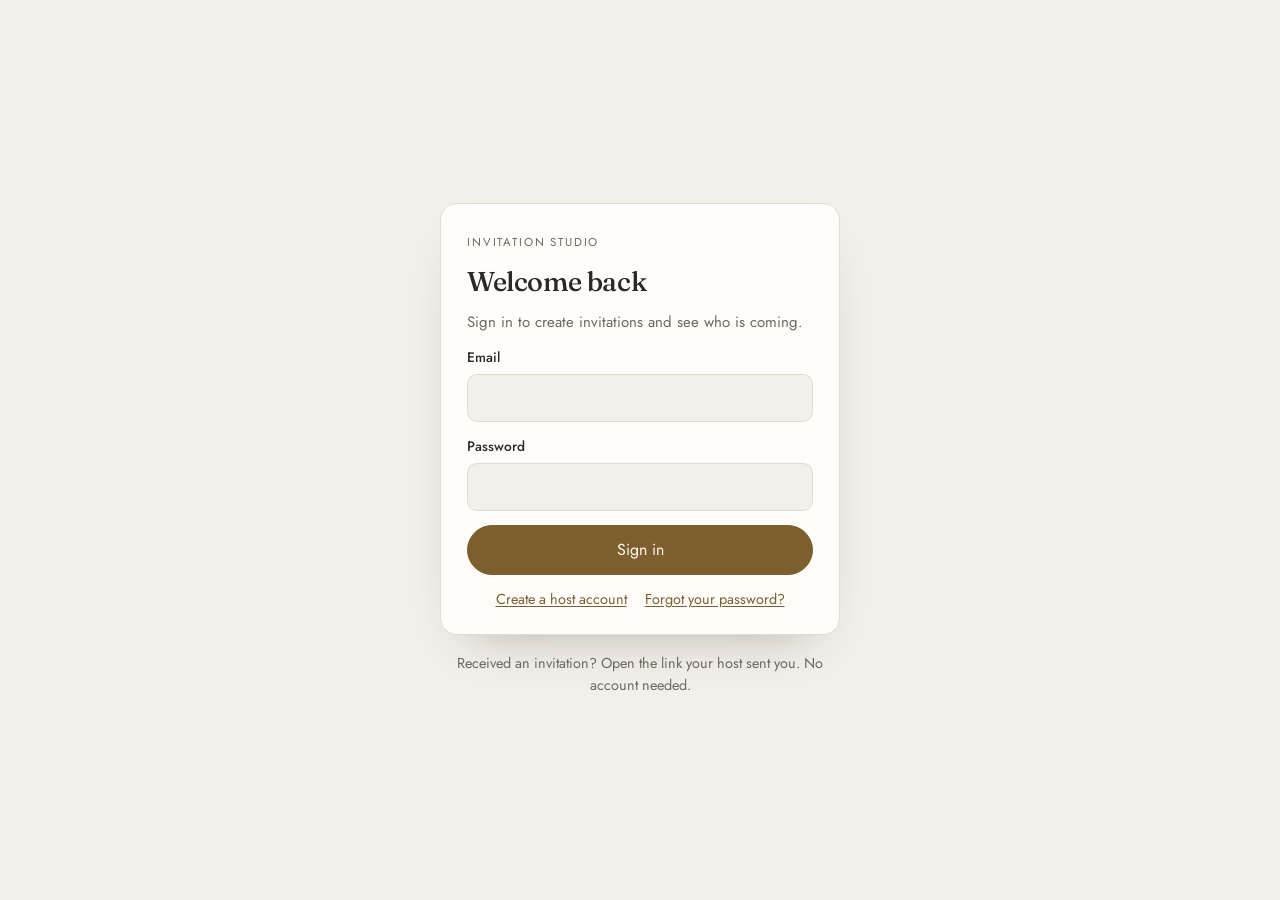
<file: public/index.html>
<!doctype html>
<html lang="en">
<head>
<meta charset="utf-8">
<meta name="viewport" content="width=device-width, initial-scale=1, viewport-fit=cover">
<title>Invitation Studio</title>
<meta name="description" content="Beautiful animated invitations for weddings, birthdays and every celebration. Guests open a link and reply right on the page.">
<meta property="og:title" content="You are invited">
<meta property="og:description" content="Open your invitation and let the host know if you can come.">
<meta property="og:type" content="website">
<meta property="og:image" content="photos/real-01-wedding.jpg">
<meta name="theme-color" content="#f3f0ea">
<link rel="icon" href="favicon.svg" type="image/svg+xml">
<link rel="preconnect" href="https://fonts.googleapis.com"><link rel="preconnect" href="https://fonts.gstatic.com" crossorigin>
<link rel="stylesheet" href="https://fonts.googleapis.com/css2?family=Pinyon+Script&family=Allura&family=Marcellus&family=EB+Garamond:ital,wght@0,400;0,500;0,600;1,400&family=Fraunces:ital,opsz,wght@0,9..144,400;0,9..144,600;1,9..144,400&family=Parisienne&family=Jost:wght@300;400;500&family=Quicksand:wght@400;500;600&family=Dancing+Script:wght@500;600&family=Playfair+Display:ital,wght@0,400;0,500;1,400&family=Great+Vibes&family=Cinzel:wght@400;500;600&family=Zilla+Slab:wght@500;600&family=Pacifico&family=Bitter:wght@400;500;600&family=Caveat:wght@500;600&display=swap">
<link rel="stylesheet" href="app.css?v=3b3e0261">
</head>
<body>
<svg class="defs" aria-hidden="true" focusable="false"><defs>
<filter id="torn" x="-4%" y="-4%" width="108%" height="108%"><feTurbulence type="fractalNoise" baseFrequency="0.035 0.06" numOctaves="4" seed="7" result="n"/><feDisplacementMap in="SourceGraphic" in2="n" scale="11" xChannelSelector="R" yChannelSelector="G"/></filter>
<filter id="torn2" x="-5%" y="-5%" width="110%" height="110%"><feTurbulence type="fractalNoise" baseFrequency="0.05 0.09" numOctaves="5" seed="19" result="n"/><feDisplacementMap in="SourceGraphic" in2="n" scale="16" xChannelSelector="R" yChannelSelector="G"/></filter>
<linearGradient id="metal" x1="0" y1="0" x2="1" y2="1"><stop offset="0" stop-color="#f4f4f2"/><stop offset=".35" stop-color="#9c9c98"/><stop offset=".55" stop-color="#e9e9e6"/><stop offset=".8" stop-color="#8a8a86"/><stop offset="1" stop-color="#d6d6d2"/></linearGradient>
</defs></svg>
<div id="app"></div>
<noscript><p style="padding:24px;text-align:center">This invitation needs JavaScript. Turn it on in your browser and reload the page.</p></noscript>
<script src="config.js?v=75162ae7"></script>
<script src="site.js?v=ac8c386e"></script>
<script src="app.js?v=e83b853c"></script>
<script src="track.js" defer></script>
</body>
</html>
</file>
<file: public/app.css>
html{-webkit-text-size-adjust:100%}:root{color-scheme:light;padding-top:env(safe-area-inset-top,0px);padding-bottom:env(safe-area-inset-bottom,0px)}body{margin:0;font:14px system-ui,-apple-system,"Segoe UI",sans-serif}img{max-width:100%}[hidden]{display:none!important}
  /* Layout: the Studio is a quiet workbench (list → theme picker → form beside a phone preview);
     each invitation is a phone-width printed piece whose palette, type and artwork come from its occasion. */
  :root {
    --s-bg: #f3f0ea;
    --s-surface: #fffdf9;
    --s-raised: #faf7f1;
    --s-ink: #2b2925;
    --s-muted: #6d685f;
    --s-line: #e1dcd2;
    --s-accent: #7d5f2e;
    --s-accent-ink: #fffaf0;
    --s-ok: #4f6b3a;
    --s-danger: #a1392c;
    --s-focus: #9a7a42;
    --ui: "Jost", "Helvetica Neue", Arial, sans-serif;
    --grain: url("art/grain.webp");
    --linen-tex: url("art/linen.webp");
  }
  @media (prefers-color-scheme: dark) {
    :root:not([data-theme="light"]) {
      --s-bg: #1c1b19; --s-surface: #252421; --s-raised: #2c2a27; --s-ink: #eeeae2; --s-muted: #a9a398;
      --s-line: #3a3834; --s-accent: #d4b47a; --s-accent-ink: #1c1b19; --s-ok: #a9c38f; --s-danger: #e58a7c; --s-focus: #d4b47a;
      color-scheme: dark;
    }
  }
  :root[data-theme="dark"] {
    --s-bg: #1c1b19; --s-surface: #252421; --s-raised: #2c2a27; --s-ink: #eeeae2; --s-muted: #a9a398;
    --s-line: #3a3834; --s-accent: #d4b47a; --s-accent-ink: #1c1b19; --s-ok: #a9c38f; --s-danger: #e58a7c; --s-focus: #d4b47a;
    color-scheme: dark;
  }
  * { box-sizing: border-box; }
  body { background: var(--s-bg); color: var(--s-ink); font-family: var(--ui); font-size: 15px; line-height: 1.5; }
  body.guest { background: var(--ground, #ebe7df); }
  button, input, select, textarea { font: inherit; color: inherit; }
  :focus-visible { outline: 2px solid var(--s-focus); outline-offset: 2px; }
  svg.defs { position: absolute; width: 0; height: 0; }
  .sr { position: absolute; width: 1px; height: 1px; overflow: hidden; clip: rect(0 0 0 0); white-space: nowrap; }

  /* ───────── Studio ───────── */
  .studio { min-height: 100%; padding-left: max(16px, env(safe-area-inset-left, 0px)); padding-right: max(16px, env(safe-area-inset-right, 0px)); padding-block: 0 48px; }
  .topbar {
    position: sticky; top: env(safe-area-inset-top, 0px); z-index: 20; background: var(--s-bg);
    display: flex; align-items: center; gap: 12px; padding-block: 14px; border-bottom: 1px solid var(--s-line); margin-bottom: 24px;
  }
  body.studio-on::before { content: ""; position: fixed; inset: 0 0 auto; height: env(safe-area-inset-top, 0px); z-index: 30; background: var(--s-bg); }
  .brand { display: flex; align-items: baseline; gap: 10px; margin-right: auto; min-width: 0; }
  .brand b { font-family: "Fraunces", Georgia, serif; font-weight: 500; font-size: 1.35rem; letter-spacing: -.01em; }
  .brand span { color: var(--s-muted); font-size: .85rem; white-space: nowrap; overflow: hidden; text-overflow: ellipsis; }
  .save-state { font-size: .82rem; color: var(--s-muted); white-space: nowrap; }
  .save-state.err { color: var(--s-danger); }
  .wrap { max-width: 1160px; margin: 0 auto; }
  .s-btn {
    display: inline-flex; align-items: center; gap: 8px; border: 1px solid var(--s-line); background: var(--s-surface);
    border-radius: 999px; padding: 8px 16px; cursor: pointer; font-size: .9rem; white-space: nowrap; text-decoration: none;
    transition: background .15s, border-color .15s, transform .1s;
  }
  .s-btn:hover { border-color: var(--s-muted); }
  .s-btn:active { transform: scale(.97); }
  .s-btn.primary { background: var(--s-accent); border-color: var(--s-accent); color: var(--s-accent-ink); }
  .s-btn.ghost { background: transparent; border-color: transparent; }
  .s-btn.danger { color: var(--s-danger); }
  .s-btn svg { width: 16px; height: 16px; }
  .s-h1 { font-family: "Fraunces", Georgia, serif; font-weight: 500; font-size: 1.9rem; letter-spacing: -.015em; margin: 0; line-height: 1.15; text-wrap: balance; }
  .s-sub { color: var(--s-muted); margin: 4px 0 0; max-width: 60ch; }
  .s-head { display: flex; flex-wrap: wrap; align-items: end; gap: 12px 20px; justify-content: space-between; margin-bottom: 22px; }
  .chip { display: inline-flex; align-items: center; gap: 6px; font-size: .75rem; letter-spacing: .06em; text-transform: uppercase; color: var(--s-muted); }
  .chip i { width: 8px; height: 8px; border-radius: 50%; background: var(--dot, var(--s-accent)); }

  /* Invitation cards */
  .grid { display: grid; grid-template-columns: repeat(auto-fill, minmax(260px, 1fr)); gap: 18px; }
  .icard { background: var(--s-surface); border: 1px solid var(--s-line); border-radius: 14px; overflow: hidden; display: grid; grid-template-rows: auto 1fr; min-width: 0; }
  .icard .thumb { position: relative; aspect-ratio: 16 / 9; overflow: hidden; background: var(--t-ground); display: grid; place-items: center; text-align: center; padding: 18px; cursor: pointer; border: 0; width: 100%; }
  .icard .thumb::after { content: ""; position: absolute; inset: 0; background: var(--grain); background-size: 200px; mix-blend-mode: multiply; opacity: .9; pointer-events: none; }
  .icard .thumb .t-art { position: absolute; width: 34%; left: -4%; bottom: -14%; }
  .icard .thumb .t-art2 { position: absolute; width: 18%; right: 4%; top: 6%; }
  .icard .thumb .t-name { position: relative; z-index: 1; font-family: var(--t-script); font-size: 2rem; line-height: 1.1; color: var(--t-ink); }
  .icard .thumb .t-date { position: relative; z-index: 1; font-family: var(--t-display); font-size: .72rem; letter-spacing: .18em; text-transform: uppercase; color: var(--t-ink-soft); }
  .icard .body { padding: 14px 16px 16px; display: grid; gap: 10px; }
  .icard h3 { margin: 0; font-size: 1.05rem; font-weight: 500; overflow-wrap: anywhere; }
  .icard .meta { display: flex; gap: 14px; flex-wrap: wrap; font-size: .85rem; color: var(--s-muted); font-variant-numeric: tabular-nums; }
  .icard .meta b { color: var(--s-ink); font-weight: 500; }
  .icard .acts { display: flex; flex-wrap: wrap; gap: 6px; }
  .icard .acts .s-btn { padding: 6px 12px; font-size: .84rem; }

  /* Theme picker */
  .themes { display: grid; grid-template-columns: repeat(auto-fit, minmax(240px, 1fr)); gap: 18px; }
  .tcard {
    position: relative; border: 1px solid var(--s-line); border-radius: 16px; overflow: hidden; cursor: pointer; text-align: left; padding: 0;
    background: var(--s-surface); display: grid; grid-template-rows: 220px auto; transition: transform .25s cubic-bezier(.2,.8,.25,1), box-shadow .25s;
  }
  .tcard:hover { transform: translateY(-4px); box-shadow: 0 18px 30px -18px rgba(40, 30, 10, .45); }
  .tcard .scene { position: relative; overflow: hidden; background: var(--t-ground); display: grid; place-items: center; }
  .tcard .scene::after { content: ""; position: absolute; inset: 0; background: var(--grain); background-size: 200px; mix-blend-mode: multiply; pointer-events: none; }
  .tcard .scene .a1 { position: absolute; width: 46%; left: -6%; bottom: -16%; transition: transform .6s cubic-bezier(.2,.8,.25,1); }
  .tcard .scene .a2 { position: absolute; width: 74%; left: 13%; top: -4%; }
  .tcard:hover .scene .a1 { transform: translateY(-6px) rotate(2deg); }
  .tcard .scene .nm { position: relative; z-index: 1; font-family: var(--t-script); font-size: 2.4rem; color: var(--t-ink); margin-top: 30px; }
  .tcard .txt { padding: 16px 18px 18px; display: grid; gap: 4px; }
  .tcard .txt b { font-family: "Fraunces", Georgia, serif; font-weight: 500; font-size: 1.2rem; }
  .tcard .txt span { color: var(--s-muted); font-size: .9rem; }

  .empty { border: 1px dashed var(--s-line); border-radius: 16px; padding: 28px; display: grid; gap: 18px; }

  /* Editor */
  .editor { display: grid; grid-template-columns: minmax(0, 1fr) 420px; gap: 28px; align-items: start; }
  .seg.tabs { display: none; }
  .form { display: grid; gap: 16px; min-width: 0; }
  .sec { background: var(--s-surface); border: 1px solid var(--s-line); border-radius: 14px; padding: 18px; display: grid; gap: 14px; min-width: 0; }
  .sec > h2 { margin: 0; font-size: .78rem; letter-spacing: .14em; text-transform: uppercase; color: var(--s-muted); font-weight: 500; }
  .row { display: grid; grid-template-columns: repeat(auto-fit, minmax(160px, 1fr)); gap: 12px; }
  .fld { display: grid; gap: 5px; min-width: 0; }
  .fld > span { font-size: .84rem; color: var(--s-muted); }
  .fld input[type="text"], .fld input[type="date"], .fld input[type="time"], .fld input[type="number"], .fld input[type="url"], .fld select, .fld textarea {
    width: 100%; background: var(--s-raised); border: 1px solid var(--s-line); border-radius: 8px; padding: 9px 11px; min-width: 0;
  }
  .fld textarea { min-height: 84px; resize: vertical; }
  .seg { display: inline-grid; grid-auto-flow: column; background: var(--s-raised); border: 1px solid var(--s-line); border-radius: 999px; padding: 3px; gap: 2px; max-width: 100%; overflow-x: auto; }
  .seg button { border: 0; background: transparent; border-radius: 999px; padding: 6px 14px; cursor: pointer; white-space: nowrap; color: var(--s-muted); }
  .seg button[aria-pressed="true"] { background: var(--s-surface); color: var(--s-ink); box-shadow: 0 1px 3px rgba(0, 0, 0, .12); }
  .sched { display: grid; gap: 8px; }
  .sched-row { display: grid; grid-template-columns: 110px minmax(0, 1fr) 130px 34px; gap: 8px; align-items: center; }
  .sched-row input, .sched-row select { width: 100%; background: var(--s-raised); border: 1px solid var(--s-line); border-radius: 8px; padding: 8px 10px; min-width: 0; }
  .icon-btn { width: 34px; height: 34px; border-radius: 50%; border: 1px solid var(--s-line); background: var(--s-surface); cursor: pointer; display: grid; place-items: center; color: var(--s-muted); }
  .icon-btn:hover { color: var(--s-danger); border-color: var(--s-danger); }
  .colors { display: flex; gap: 8px; flex-wrap: wrap; }
  .colors input { width: 40px; height: 40px; padding: 0; border: 1px solid var(--s-line); border-radius: 50%; background: none; cursor: pointer; overflow: hidden; }
  .colors input::-webkit-color-swatch-wrapper { padding: 0; }
  .colors input::-webkit-color-swatch { border: 0; border-radius: 50%; }
  .pals { display: grid; grid-template-columns: repeat(auto-fill, minmax(150px, 1fr)); gap: 8px; margin-top: 10px; }
  .pal { display: grid; gap: 6px; padding: 8px 10px; text-align: left; border: 1px solid var(--s-line); border-radius: 12px; background: var(--s-raised); color: inherit; font: inherit; cursor: pointer; transition: border-color .2s, translate .2s; }
  .pal:hover { translate: 0 -2px; border-color: var(--s-muted); }
  .pal[aria-pressed="true"] { border-color: var(--s-accent, #7a5a2c); box-shadow: 0 0 0 1px var(--s-accent, #7a5a2c); }
  .pal .dots { display: flex; }
  .pal .dots i { width: 22px; height: 22px; border-radius: 50%; margin-right: -5px; border: 2px solid var(--s-raised); box-shadow: 0 1px 2px rgba(0,0,0,.18); }
  .pal .pn { font-size: .8rem; color: var(--s-muted); }
  .pals-more { margin-top: 10px; }
  .pals-more summary { cursor: pointer; font-size: .85rem; color: var(--s-muted); }

  .photo-fld { display: grid; grid-template-columns: 72px minmax(0, 1fr); gap: 12px; align-items: center; }
  .photo-fld .ph { width: 72px; height: 88px; border-radius: 6px; background: var(--s-raised) center / cover no-repeat; border: 1px solid var(--s-line); }
  .photo-fld .btns { display: flex; flex-wrap: wrap; gap: 6px; align-items: center; }
  .photo-fld input[type="file"] { display: none; }
  .hint { color: var(--s-muted); font-size: .84rem; margin: 0; }
  .confirm { display: flex; flex-wrap: wrap; gap: 10px; align-items: center; background: var(--s-raised); border: 1px solid var(--s-line); border-radius: 10px; padding: 10px 12px; }
  .link-box { display: flex; gap: 8px; align-items: center; background: var(--s-raised); border: 1px solid var(--s-line); border-radius: 10px; padding: 6px 6px 6px 12px; min-width: 0; }
  .link-name { display: grid; gap: 8px; margin-top: 12px; }
  .link-name-row { display: flex; align-items: center; min-width: 0; background: var(--s-raised); border: 1px solid var(--s-line); border-radius: 10px; padding-left: 12px; }
  .link-name-row:focus-within { border-color: var(--s-accent); }
  .link-prefix { flex: 0 1 auto; min-width: 0; overflow: hidden; text-overflow: ellipsis; white-space: nowrap; direction: rtl; font-size: .84rem; color: var(--s-muted); }
  .fld .link-name-row input[type="text"] { flex: 1 1 140px; min-width: 120px; border: 0; background: none; box-shadow: none; padding-left: 2px; outline: none; }
  .hint.bad { color: #9c3b2b; }
  .hint.good { color: #3d6b3f; }
  .link-box code { flex: 1; min-width: 0; overflow: hidden; text-overflow: ellipsis; white-space: nowrap; font-size: .82rem; color: var(--s-muted); user-select: all; }

  .preview-col { position: sticky; top: 84px; display: grid; gap: 10px; justify-items: center; }
  .editor > * { min-width: 0; }
  .preview-col { width: 100%; grid-template-columns: minmax(0, 1fr); }
  .preview-bar { display: flex; gap: 8px; align-items: center; justify-content: center; flex-wrap: wrap; }
  .phone {
    position: relative; box-sizing: border-box; width: min(390px, 100%); height: min(760px, calc(100vh - 160px)); min-height: 520px;
    border-radius: 40px; padding: 12px; background: #1d1c1a; box-shadow: 0 30px 60px -30px rgba(0, 0, 0, .55), inset 0 0 0 2px #3a3834;
  }
  .phone .screen { position: relative; width: 100%; height: 100%; overflow-y: auto; overflow-x: hidden; border-radius: 30px; background: var(--ground, #fff); overscroll-behavior: contain; scrollbar-width: none; }
  .phone .screen::-webkit-scrollbar { display: none; }
  .phone canvas.fx { position: absolute; inset: 12px; width: calc(100% - 24px); height: calc(100% - 24px); border-radius: 30px; pointer-events: none; z-index: 5; }

  /* Replies */
  .tally { display: grid; grid-template-columns: repeat(auto-fit, minmax(140px, 1fr)); gap: 12px; margin-bottom: 18px; }
  .tally div { background: var(--s-surface); border: 1px solid var(--s-line); border-radius: 12px; padding: 14px 16px; display: grid; gap: 2px; }
  .tally b { font-family: "Fraunces", Georgia, serif; font-weight: 500; font-size: 2rem; line-height: 1.1; font-variant-numeric: tabular-nums lining-nums; }
  .tally span { color: var(--s-muted); font-size: .85rem; }
  .bars { display: grid; gap: 10px; margin-bottom: 20px; background: var(--s-surface); border: 1px solid var(--s-line); border-radius: 12px; padding: 16px; }
  .bars h3 { margin: 0 0 4px; font-size: .78rem; letter-spacing: .14em; text-transform: uppercase; color: var(--s-muted); font-weight: 500; }
  .bar { display: grid; grid-template-columns: 120px minmax(0, 1fr) 40px; gap: 10px; align-items: center; font-variant-numeric: tabular-nums; }
  .bar .track { height: 10px; background: var(--s-raised); border-radius: 99px; overflow: hidden; }
  .bar .fill { height: 100%; background: var(--bar, var(--s-accent)); border-radius: 99px; transition: width .6s cubic-bezier(.2,.8,.25,1); }
  .tbl-wrap { overflow-x: auto; background: var(--s-surface); border: 1px solid var(--s-line); border-radius: 12px; }
  table.tbl { width: 100%; border-collapse: collapse; min-width: 560px; }
  .tbl th { text-align: left; font-weight: 500; font-size: .75rem; letter-spacing: .1em; text-transform: uppercase; color: var(--s-muted); padding: 12px 14px; border-bottom: 1px solid var(--s-line); }
  .tbl td { padding: 12px 14px; border-bottom: 1px solid var(--s-line); vertical-align: top; }
  .tbl tr:last-child td { border-bottom: 0; }
  .tbl .num { font-variant-numeric: tabular-nums; }
  .pill { display: inline-block; font-size: .78rem; padding: 2px 10px; border-radius: 99px; white-space: nowrap; }
  .pill.yes { background: color-mix(in srgb, var(--s-ok) 18%, transparent); color: var(--s-ok); }
  .pill.no { background: color-mix(in srgb, var(--s-danger) 15%, transparent); color: var(--s-danger); }
  .tbl .msg { display: block; color: var(--s-muted); font-size: .88rem; margin-top: 3px; }

  .guest-note { max-width: 460px; margin: 18vh auto 0; text-align: center; display: grid; gap: 12px; padding-inline: 16px; }
  .guest-note h1 { font-family: "Fraunces", Georgia, serif; font-weight: 500; font-size: 1.8rem; margin: 0; }
  .guest-note p { color: var(--s-muted); margin: 0; }
  .loading { display: grid; place-items: center; min-height: 60vh; color: var(--s-muted); font-size: .95rem; letter-spacing: .04em; }
  .toast {
    position: fixed; left: 50%; bottom: calc(24px + env(safe-area-inset-bottom, 0px)); translate: -50% 0; z-index: 60;
    background: var(--s-ink); color: var(--s-bg); padding: 10px 18px; border-radius: 999px; font-size: .9rem;
    opacity: 0; transition: opacity .25s, translate .25s; pointer-events: none;
  }
  .toast.on { opacity: 1; translate: -50% -6px; }
  .host-bar {
    position: fixed; z-index: 50; top: calc(12px + env(safe-area-inset-top, 0px)); left: max(12px, env(safe-area-inset-left, 0px));
    display: flex; gap: 6px; background: rgba(28, 27, 25, .82); color: #fff; padding: 5px; border-radius: 999px; backdrop-filter: blur(8px);
  }
  .host-bar button { border: 0; background: transparent; color: #fff; padding: 6px 12px; border-radius: 999px; cursor: pointer; font-size: .85rem; }
  .host-bar button:hover { background: rgba(255, 255, 255, .15); }

  @media (max-width: 920px) {
    .editor { grid-template-columns: 1fr; }
    .seg.tabs { display: inline-grid; margin-bottom: 14px; }
    .editor[data-tab="edit"] .preview-col { display: none; }
    .editor[data-tab="preview"] .form { display: none; }
    .preview-col { position: static; }
    .phone { height: 72vh; }
  }
  @media (max-width: 560px) {
    .sched-row { grid-template-columns: 92px minmax(0, 1fr) 34px; }
    .sched-row select { grid-column: 1 / 3; }
    .brand span { display: none; }
    .phone { padding: 8px; border-radius: 32px; }
    .phone canvas.fx { inset: 8px; width: calc(100% - 16px); height: calc(100% - 16px); }
  }

  /* ───────── Invitation (printed piece; one look per occasion) ───────── */
  .inv {
    --script: "Allura", "Snell Roundhand", cursive;
    --display: "Marcellus", "Trajan Pro", Georgia, serif;
    --body: "EB Garamond", Garamond, Georgia, serif;
    --page: #fbfaf6; --paper: #ece7dc; --paper-alt: #e6e0d2; --ink: #3d3b35; --ink-soft: #77736a; --accent: #6f7b4f; --accent-ink: #fbfaf6;
    --line: #d8d3c6; --ground: #ebe7df; --foil-a: #7a5a26; --foil-b: #e9d394; --body-size: 1.15rem; --caps-track: .14em; --caps-weight: 400;
    color-scheme: light;
    position: relative; color: var(--ink); font-family: var(--body); font-size: var(--body-size); line-height: 1.55;
    background-color: var(--ground);
    padding-left: max(16px, env(safe-area-inset-left, 0px)); padding-right: max(16px, env(safe-area-inset-right, 0px)); padding-block: 24px 40px;
  }
  .inv[data-occasion="wedding"] {
    background-image: radial-gradient(ellipse at 50% 0%, rgba(255, 255, 255, .55), transparent 60%), linear-gradient(rgba(235, 231, 223, .55), rgba(235, 231, 223, .55)), var(--linen-tex);
    background-size: auto, auto, 240px 240px;
  }
  /* soft watercolour washes behind the wedding page */
  .inv[data-occasion="wedding"]:not([data-custom]) .page {
    background-image: radial-gradient(ellipse 70% 260px at 0% 0%, rgba(125, 159, 195, .2), transparent 70%), radial-gradient(ellipse 60% 220px at 100% 6%, rgba(201, 162, 78, .13), transparent 70%),
      radial-gradient(ellipse 70% 300px at 100% 100%, rgba(125, 159, 195, .18), transparent 70%), radial-gradient(ellipse 55% 240px at 0% 96%, rgba(134, 167, 155, .16), transparent 70%),
      linear-gradient(180deg, rgba(255, 255, 255, .6), rgba(255, 255, 255, 0) 240px), var(--grain);
    background-size: auto, auto, auto, auto, auto, 200px 200px; background-blend-mode: normal, normal, normal, normal, normal, multiply;
  }
  .inv[data-occasion="birthday"] {
    --script: "Parisienne", "Snell Roundhand", cursive;
    --display: "Fraunces", Georgia, serif;
    --body: "Jost", "Helvetica Neue", Arial, sans-serif;
    --page: #fdf8f5; --paper: #f6e5e0; --paper-alt: #f1ddd5; --ink: #4a3236; --ink-soft: #8a6f70; --accent: #b77d7b; --accent-ink: #fff8f5;
    --line: #ead6d0; --ground: #f1e1dc; --foil-a: #8a6531; --foil-b: #f1dca2; --body-size: 1.02rem; --caps-track: .12em; --caps-weight: 500;
    background-image:
      radial-gradient(circle at 20% 30%, rgba(207, 174, 107, .35) 0 2px, transparent 3px),
      radial-gradient(circle at 70% 80%, rgba(201, 142, 140, .35) 0 2px, transparent 3px),
      radial-gradient(circle at 45% 60%, rgba(255, 255, 255, .8) 0 1.5px, transparent 2.5px),
      linear-gradient(rgba(241, 225, 220, .6), rgba(241, 225, 220, .6)), var(--linen-tex);
    background-size: 90px 90px, 130px 130px, 70px 70px, auto, 240px 240px;
  }
  .inv[data-occasion="reveal"] {
    --script: "Dancing Script", "Snell Roundhand", cursive;
    --display: "Quicksand", "Avenir Next", Arial, sans-serif;
    --body: "Quicksand", "Avenir Next", Arial, sans-serif;
    --page: #fbfaf8; --paper: #e9f0f8; --paper-alt: #f9e8ee; --ink: #3f4a5a; --ink-soft: #77818f; --accent: #7fa6cf; --accent-ink: #ffffff; --accent-2: #e39ab0;
    --line: #dfe5ec; --ground: #eceff4; --foil-a: #7fa6cf; --foil-b: #e39ab0; --body-size: 1rem; --caps-track: .16em; --caps-weight: 600;
    background-image:
      radial-gradient(ellipse at 15% 10%, rgba(241, 191, 205, .45), transparent 45%),
      radial-gradient(ellipse at 85% 30%, rgba(179, 207, 232, .5), transparent 45%),
      radial-gradient(ellipse at 30% 85%, rgba(179, 207, 232, .35), transparent 45%),
      linear-gradient(rgba(236, 239, 244, .6), rgba(236, 239, 244, .6)), var(--linen-tex);
    background-size: auto, auto, auto, auto, 240px 240px;
  }
  .phone .inv { padding: 0; min-height: 100%; }
  .phone .inv .page { border-radius: 0; box-shadow: none; }
  .inv .page {
    max-width: 520px; margin: 0 auto; border-radius: 28px; overflow: hidden; position: relative;
    display: grid; gap: 72px; padding-block: 56px 64px;
    background-color: var(--page);
    background-image: linear-gradient(180deg, rgba(255, 255, 255, .6), rgba(255, 255, 255, 0) 240px), var(--grain);
    background-size: auto, 200px 200px; background-blend-mode: normal, multiply;
    box-shadow: 0 1px 2px rgba(61, 59, 53, .12), 0 30px 60px -30px rgba(61, 59, 53, .45), 0 60px 120px -60px rgba(61, 59, 53, .3);
  }
  .inv .block { position: relative; padding-inline: 28px; display: grid; gap: 22px; justify-items: center; text-align: center; }
  .inv p { margin: 0; }
  .inv .script { font-family: var(--script); font-weight: 400; color: var(--ink-soft); line-height: 1.05; }
  .inv .caps { font-family: var(--display); text-transform: uppercase; letter-spacing: var(--caps-track); font-weight: var(--caps-weight); margin: 0; line-height: 1.15; text-wrap: balance; text-shadow: 0 1px 0 rgba(255, 255, 255, .75); }
  .inv .eyebrow { font-family: var(--display); font-size: .68rem; text-transform: uppercase; letter-spacing: .3em; color: var(--ink-soft); margin: 0; font-weight: var(--caps-weight); }
  .inv .heading { display: grid; gap: 2px; justify-items: center; }
  .inv .heading .caps { font-size: 1.5rem; }
  .inv .heading .script { font-size: 2.1rem; }
  .inv .foil {
    background: linear-gradient(100deg, var(--foil-a) 0%, color-mix(in srgb, var(--foil-a) 55%, var(--foil-b)) 25%, var(--foil-b) 42%, color-mix(in srgb, var(--foil-a) 50%, var(--foil-b)) 58%, var(--foil-a) 80%, color-mix(in srgb, var(--foil-a) 40%, var(--foil-b)) 100%);
    background-size: 200% 100%; -webkit-background-clip: text; background-clip: text; color: transparent;
    filter: drop-shadow(0 1px 0 rgba(255, 255, 255, .7)); animation: foil 7s ease-in-out infinite alternate;
  }
  @keyframes foil { from { background-position: 0% 0; } to { background-position: 100% 0; } }

  /* Torn cotton paper */
  .inv .paper { position: relative; isolation: isolate; padding: 34px 28px; width: 100%; transform: perspective(900px) rotateX(var(--rx, 0deg)) rotateY(var(--ry, 0deg)); transition: transform .5s cubic-bezier(.2,.8,.25,1); }
  .inv .paper::before {
    content: ""; position: absolute; inset: 0; z-index: -1;
    background-color: var(--paper);
    background-image: linear-gradient(165deg, rgba(255, 255, 255, .35), rgba(255, 255, 255, 0) 45%, rgba(120, 105, 70, .06)), var(--grain);
    background-size: auto, 200px 200px; background-blend-mode: normal, multiply;
    filter: url(#torn) drop-shadow(0 1px 1px rgba(70, 60, 35, .16)) drop-shadow(0 12px 14px rgba(70, 60, 35, .13));
  }
  .inv .paper::after { content: ""; position: absolute; inset: -4px; z-index: -2; background: #faf8f2 var(--grain); background-size: 200px 200px; background-blend-mode: multiply; filter: url(#torn2); }
  .inv .paper.alt::before { background-color: var(--paper-alt); }

  /* Artwork */
  .art { display: block; width: 100%; background: center / 100% 100% no-repeat; }
  .inv .flora { position: absolute; pointer-events: none; z-index: 2; }
  .inv .flora .art { transform-origin: 50% 100%; }
  .inv .flora.hang .art { transform-origin: 50% 0; }

  /* Buttons */
  .inv .btn {
    display: inline-flex; align-items: center; gap: 10px; color: #fffaf0; text-decoration: none; border: 0; cursor: pointer;
    font-family: var(--display); font-size: .72rem; letter-spacing: .22em; text-transform: uppercase; font-weight: var(--caps-weight);
    background: linear-gradient(115deg, #7d5a2a 0%, #a98140 22%, #d6b877 38%, #ad8443 52%, #86622e 72%, #b8924f 88%, #7d5a2a 100%);
    background-size: 220% 100%; padding: 13px 24px; border-radius: 6px; text-shadow: 0 1px 1px rgba(60, 40, 10, .65);
    box-shadow: 0 1px 1px rgba(80, 55, 20, .35), 0 8px 16px -8px rgba(110, 80, 35, .8), inset 0 1px 0 rgba(255, 245, 210, .45), inset 0 -1px 0 rgba(80, 55, 20, .3);
    transition: background-position .8s ease, transform .15s;
  }
  .inv[data-occasion="reveal"] .btn { background: linear-gradient(115deg, #6f97c2 0%, #a9c6e4 30%, #e7b3c3 62%, #d98aa3 100%); background-size: 200% 100%; text-shadow: 0 1px 1px rgba(40, 50, 80, .45); box-shadow: 0 8px 16px -8px rgba(60, 80, 120, .7), inset 0 1px 0 rgba(255, 255, 255, .5); }
  .inv .btn:hover { background-position: 100% 0; }
  .inv .btn:active { transform: scale(.96); }
  .inv .btn svg { width: 16px; height: 16px; }
  .inv .link-btn { margin-top: 30px; background: none; border: 0; cursor: pointer; color: var(--ink); font-family: var(--display); font-size: .74rem; letter-spacing: .24em; text-transform: uppercase; border-bottom: 1px solid var(--ink); padding: 0 0 4px; transition: letter-spacing .3s; font-weight: var(--caps-weight); }
  .inv .link-btn:hover { letter-spacing: .3em; }

  /* Cover */
  .inv .cover { gap: 14px; }
  .inv .cover .names { font-family: var(--script); font-size: clamp(2.6rem, 11vw, 3.4rem); line-height: 1.15; margin: 6px 0 0; font-weight: 400; overflow-wrap: anywhere; }
  .inv .cover .date { font-family: var(--display); letter-spacing: .12em; font-size: .95rem; font-weight: var(--caps-weight); }
  .inv .opener { position: relative; width: min(100%, 340px); margin-top: 26px; }
  .inv .flora.c-left { width: 46%; left: -10%; bottom: -18%; }
  .inv .flora.c-right { width: 44px; right: -4%; top: -28%; }

  /* Envelope opener (wedding) */
  .inv .envelope { position: relative; aspect-ratio: 4 / 3; perspective: 900px; }
  .inv .env-back { position: absolute; inset: 0; border-radius: 4px; background: linear-gradient(180deg, #d9d1c1, #e7e1d5 60%), var(--grain); background-blend-mode: multiply; box-shadow: 0 2px 3px rgba(60, 50, 30, .12), 0 22px 30px -16px rgba(60, 50, 30, .35); }
  .inv .letter { position: absolute; left: 7%; right: 7%; top: 6%; height: 86%; background: #fdfbf6 var(--grain); background-size: 200px; background-blend-mode: multiply; border-radius: 3px; display: grid; place-content: center; gap: 4px; box-shadow: 0 1px 2px rgba(60, 50, 30, .12), 0 6px 14px rgba(60, 50, 30, .1); transition: transform 1.1s cubic-bezier(.2, .8, .2, 1) .45s; visibility: hidden; }
  .inv .letter .script { font-size: 1.9rem; color: var(--ink); }
  .inv .letter small { font-family: var(--display); font-size: .6rem; letter-spacing: .25em; color: var(--ink-soft); text-transform: uppercase; }
  .inv .env-front { position: absolute; inset: 0; background: linear-gradient(to top right, #e2dbcc 49.6%, transparent 50%) left / 50.5% 100% no-repeat, linear-gradient(to top left, #ddd5c6 49.6%, transparent 50%) right / 50.5% 100% no-repeat; filter: drop-shadow(1px 0 1px rgba(60, 50, 30, .12)); }
  .inv .env-bottom-w { position: absolute; inset: 0; filter: drop-shadow(0 -2px 2px rgba(60, 50, 30, .16)); }
  .inv .env-bottom { position: absolute; inset: 0; border-radius: 4px; background: linear-gradient(0deg, #e9e3d7, #efeadf), var(--grain); background-blend-mode: multiply; clip-path: polygon(0 100%, 50% 48%, 100% 100%); }
  .inv .flap-w { position: absolute; left: 0; right: 0; top: 0; height: 58%; z-index: 3; transform-origin: top center; transition: transform .8s cubic-bezier(.5, 0, .3, 1), z-index 0s .4s; filter: drop-shadow(0 3px 3px rgba(60, 50, 30, .2)); }
  .inv .flap { position: absolute; inset: 0; background: linear-gradient(180deg, #e9e3d7, #ddd5c5), var(--grain); background-blend-mode: multiply; clip-path: polygon(0 0, 100% 0, 50% 100%); }
  .inv .seal { position: absolute; left: 50%; top: 58%; translate: -50% -50%; width: 66px; height: 66px; z-index: 4; border: 0; padding: 0; cursor: pointer; background: transparent; transition: opacity .3s, scale .3s; }
  .inv .seal .art { width: 100%; height: 100%; }
  .inv .seal:hover { scale: 1.06; }
  .inv .opener.open .flap-w { transform: rotateX(180deg); z-index: 0; }
  .inv .opener.open .seal { opacity: 0; pointer-events: none; scale: .6; }
  .inv .opener.open .letter { visibility: visible; transform: translateY(-48%); }
  /* Layers, back to front: envelope back, open flap, letter, pocket (sides and bottom), closed flap, seal.
     The letter rises in front of the opened flap but its lower edge stays tucked inside the pocket. */
  .inv .envelope .letter { z-index: 1; }
  .inv .envelope .env-front, .inv .envelope .env-bottom-w { z-index: 2; }

  /* Gift opener (birthday, reveal) */
  .inv .gift { position: relative; aspect-ratio: 600 / 412; width: 82%; margin-inline: auto; cursor: pointer; border: 0; background: transparent; padding: 0; display: block; }
  .inv .gift .g-body { position: absolute; left: 0; right: 0; top: 0; filter: drop-shadow(0 16px 14px rgba(40, 30, 10, .32)); }
  .inv .gift .g-lid { position: absolute; left: 0; right: 0; top: 0; transform-origin: 70% 40%; transition: translate 1s cubic-bezier(.2, .9, .3, 1.2), rotate 1s cubic-bezier(.2, .9, .3, 1.2), opacity .6s ease .5s; }
  .inv .gift .g-tag { position: absolute; right: 0; top: 52%; z-index: 3; font-family: var(--script); font-size: 1.35rem; color: var(--ink); background: #fffdf8 var(--grain); padding: 6px 12px 4px; rotate: 8deg; box-shadow: 0 6px 12px -6px rgba(40, 30, 10, .5); border-radius: 3px; }
  .inv .gift:hover .g-lid { translate: 0 -3%; }
  .inv .opener.open .gift .g-lid { translate: 18% -95%; rotate: 24deg; opacity: 0; }
  .inv .opener.open .gift .g-tag { opacity: 0; transition: opacity .3s; }
  .inv .opener:not(.open) .gift { animation: wobble 3.6s ease-in-out 2.8s infinite; }
  @keyframes wobble { 0%, 86%, 100% { rotate: 0deg; } 89% { rotate: -3deg; } 92% { rotate: 3deg; } 95% { rotate: -2deg; } 98% { rotate: 1deg; } }
  .inv .floaters { position: absolute; inset: 0; pointer-events: none; z-index: 6; }
  .inv .floaters i { position: absolute; bottom: 30%; width: 16%; animation: rise 3.8s cubic-bezier(.3, .1, .3, 1) forwards; }
  @keyframes rise { 0% { translate: 0 0; opacity: 0; scale: .5; } 12% { opacity: 1; scale: 1; } 100% { translate: var(--dx, 0) -460%; opacity: 0; rotate: var(--rot, 6deg); } }

  /* Hero */
  .inv .hero-line { font-family: var(--script); font-size: clamp(2.5rem, 10.5vw, 3.2rem); color: var(--ink); line-height: 1.15; }
  .inv .namecard .caps.big { font-size: clamp(2.1rem, 9.5vw, 2.9rem); letter-spacing: .06em; color: var(--ink); overflow-wrap: anywhere; }
  .inv .namecard .and { font-family: var(--script); font-size: 1.6rem; text-transform: none; letter-spacing: 0; color: var(--ink-soft); vertical-align: super; margin-left: 4px; }
  .inv .namecard .sub { margin-top: 10px; color: var(--ink-soft); font-style: italic; }
  .inv:not([data-occasion="wedding"]) .namecard .sub { font-style: normal; }
  .inv .collage { position: relative; width: 100%; max-width: 380px; aspect-ratio: 1 / 1.05; margin-top: 8px; }
  .inv .photo { padding: 8px 8px 9px; background: #fdfcf8 var(--grain); background-size: 200px; background-blend-mode: multiply; box-shadow: 0 1px 1px rgba(40, 32, 15, .14), 0 3px 6px rgba(40, 32, 15, .08), 0 18px 28px -14px rgba(40, 32, 15, .45); }
  .inv .photo .img { width: 100%; height: 100%; background: center / cover no-repeat; display: grid; place-content: center; text-align: center; color: rgba(255, 255, 255, .95); font-style: italic; font-size: .9rem; text-shadow: 0 1px 8px rgba(40, 40, 20, .35); box-shadow: inset 0 0 18px rgba(60, 50, 30, .18); }
  .inv .photo .img.ph {
    background:
      radial-gradient(circle at 24% 22%, rgba(255, 249, 230, .95), rgba(255, 249, 230, 0) 38%),
      radial-gradient(circle at 70% 30%, rgba(255, 255, 255, .5), rgba(255, 255, 255, 0) 12%),
      radial-gradient(ellipse at 78% 80%, var(--ph-a, rgba(120, 138, 84, .75)), transparent 55%),
      radial-gradient(ellipse at 15% 90%, var(--ph-b, rgba(160, 172, 120, .7)), transparent 50%),
      linear-gradient(170deg, #ece4cf, var(--ph-c, #cdc9ad) 60%, var(--ph-d, #a9ad86));
  }
  .inv[data-occasion="birthday"] .photo .img.ph { --ph-a: rgba(201, 142, 140, .7); --ph-b: rgba(207, 174, 107, .6); --ph-c: #e8c9c2; --ph-d: #c99a94; }
  .inv[data-occasion="reveal"] .photo .img.ph { --ph-a: rgba(127, 166, 207, .7); --ph-b: rgba(227, 154, 176, .6); --ph-c: #dfe7f1; --ph-d: #b9cbe2; }
  .inv .collage .photo { position: absolute; left: 30%; top: 8%; width: 56%; aspect-ratio: 4 / 5; rotate: 2deg; }
  .inv .datecard { position: absolute; left: 8%; top: 36%; width: 28%; aspect-ratio: 3 / 4; background: #fdfcf8 var(--grain); background-size: 200px; background-blend-mode: multiply; box-shadow: 0 1px 1px rgba(40, 32, 15, .14), 0 14px 20px -10px rgba(40, 32, 15, .45); display: grid; place-content: center; gap: 2px; rotate: -4deg; z-index: 3; text-align: center; }
  .inv .datecard .m { font-family: var(--display); font-size: .7rem; letter-spacing: .2em; text-transform: uppercase; }
  .inv .datecard .d { font-family: var(--display); font-size: 2.2rem; line-height: 1; text-shadow: 0 1px 0 #fff; }
  .inv .datecard .y { font-family: var(--display); font-size: .65rem; letter-spacing: .15em; color: var(--ink-soft); }
  .inv .collage .env-mini { position: absolute; left: 12%; right: 6%; bottom: 0; height: 44%; background: linear-gradient(0deg, #e6e0d3, #eee9df), var(--grain); background-blend-mode: multiply; clip-path: polygon(0 18%, 50% 52%, 100% 18%, 100% 100%, 0 100%); z-index: 2; filter: drop-shadow(0 -2px 3px rgba(60, 50, 30, .15)); }
  .inv[data-occasion="birthday"] .collage .env-mini { background: linear-gradient(0deg, #ecd3cc, #f4e2dd), var(--grain); background-blend-mode: multiply; }
  .inv[data-occasion="reveal"] .collage .env-mini { background: linear-gradient(0deg, #dbe5f0, #e9eff6), var(--grain); background-blend-mode: multiply; }
  .inv .emblem { position: absolute; right: 2%; bottom: 3%; width: 30%; z-index: 4; border: 0; padding: 0; background: none; cursor: pointer; }
  .inv .record { aspect-ratio: 1; border-radius: 50%; background: radial-gradient(circle, #ead2c4 0 17%, #d9bba9 17.4% 18%, transparent 18.5%), conic-gradient(from 20deg, rgba(255,255,255,0) 0deg, rgba(255,255,255,.2) 22deg, rgba(255,255,255,0) 55deg, rgba(255,255,255,0) 180deg, rgba(255,255,255,.14) 205deg, rgba(255,255,255,0) 238deg), repeating-radial-gradient(circle, #171614 0 1.5px, #262522 1.5px 2.5px, #1c1b19 2.5px 3px), #191817; box-shadow: 0 2px 3px rgba(0,0,0,.3), 0 14px 22px -10px rgba(0,0,0,.6); }
  .inv .record.spin { animation: spin 3.2s linear infinite; }
  @keyframes spin { to { rotate: 360deg; } }
  .inv .emblem.record.cue { animation: cue .55s ease-in-out infinite alternate; }
  .inv .emblem.record.spin, .inv .emblem.record.spin.pop { animation: spin 3.2s linear infinite; }
  @keyframes cue { from { opacity: 1; } to { opacity: .6; } }
  .inv .song-hint { margin-top: 34px; font-style: italic; font-size: .95rem; color: var(--ink-soft); }
  .inv .song-player { width: 100%; max-width: 380px; margin-top: 34px; display: grid; justify-items: center; }
  .inv .song-player iframe { display: block; width: 100%; border: 0; border-radius: 12px; box-shadow: 0 10px 18px -12px rgba(40, 32, 15, .5); }
  .inv .emblem-label { position: absolute; right: 4%; bottom: -10%; font-family: var(--script); font-size: 1.4rem; color: var(--ink-soft); }
  .inv .rosette { position: relative; display: block; }
  .inv .rosette span { position: absolute; left: 0; right: 0; top: 24%; text-align: center; font-family: var(--display); font-weight: 600; font-size: clamp(1.4rem, 7vw, 2.2rem); color: #fff8e8; text-shadow: 0 1px 1px rgba(90, 60, 20, .6), 0 -1px 0 rgba(255, 245, 210, .4); }
  .inv .cloudq { position: relative; display: block; width: 130%; margin-left: -15%; }
  .inv .cloudq span { position: absolute; inset: 0; display: grid; place-items: center; padding-bottom: 8%; font-family: var(--script); font-size: clamp(1.6rem, 8vw, 2.4rem); background: linear-gradient(90deg, #7fa6cf, #e39ab0); -webkit-background-clip: text; background-clip: text; color: transparent; }
  .inv .emblem.pop { animation: pop .5s cubic-bezier(.3, 1.6, .5, 1); }
  @keyframes pop { 0% { scale: 1; } 40% { scale: 1.15; } 100% { scale: 1; } }
  .inv .collage .flora.a { width: 40%; left: -6%; bottom: -6%; }
  .inv .collage .flora.b { width: 30%; left: 18%; top: -4%; }

  /* Countdown */
  .inv .count-strip { max-width: 360px; padding: 22px 18px 18px; }
  .inv .clip { position: absolute; width: 15px; top: -16px; left: 14px; z-index: 2; filter: drop-shadow(1px 2px 1.5px rgba(40, 32, 15, .3)); }
  .inv .clock { display: grid; grid-template-columns: repeat(4, 1fr); gap: 6px; font-variant-numeric: tabular-nums lining-nums; }
  .inv .clock div { display: grid; gap: 2px; overflow: hidden; }
  .inv .clock b { font-family: var(--display); font-weight: 400; font-size: 1.7rem; line-height: 1.1; text-shadow: 0 1px 0 rgba(255, 255, 255, .75); display: block; }
  .inv .clock b.tick { animation: tick .5s cubic-bezier(.2, .8, .25, 1); }
  @keyframes tick { from { opacity: 0; translate: 0 -70%; filter: blur(2px); } to { opacity: 1; translate: 0 0; filter: blur(0); } }
  .inv .clock span { font-family: var(--display); font-size: .52rem; letter-spacing: .2em; text-transform: uppercase; color: var(--ink-soft); }
  .inv .countdown .flora { width: 46px; right: 6px; top: 40%; }
  .inv .countdown .done { font-family: var(--script); font-size: 2rem; }

  /* Save the date */
  .inv .std { max-width: 380px; padding-block: 64px 44px; }
  .inv .std .caps { font-size: clamp(2.5rem, 12vw, 3.3rem); letter-spacing: .04em; }
  .inv .std .the { font-family: var(--script); font-size: clamp(2.5rem, 11vw, 3.3rem); line-height: .85; color: var(--ink); }
  .inv .std .for { margin-top: 18px; font-family: var(--display); letter-spacing: .14em; font-size: .9rem; font-weight: var(--caps-weight); }
  .inv .std .flora.top { width: 92%; left: 4%; top: -12%; }
  .inv .std .flora.side { width: 48px; left: -16px; top: 10%; }

  /* Story */
  .inv .story { max-width: 400px; padding: 26px 22px 34px; display: grid; gap: 20px; }
  /* the story scene: a taped photo, the seal stamped on its corner, flowers tucked behind, gold sparkles */
  .inv .story-top { position: relative; width: 100%; aspect-ratio: 1 / .96; margin-top: 6px; }
  .inv .story-top .photo { position: absolute; left: 19%; top: 5%; width: 56%; aspect-ratio: 4 / 5; rotate: -3deg; z-index: 2; }
  .inv .story-top .photo.captioned { aspect-ratio: auto; padding-bottom: 0; display: grid; grid-template-rows: auto auto; }
  .inv .story-top .photo.captioned .img { aspect-ratio: 4 / 5; height: auto; }
  .inv .story-top .ph-cap { display: block; padding: 7px 4px 6px; text-align: left; font-family: var(--script); font-size: 1.25rem; line-height: 1.15; color: var(--ink-soft); overflow-wrap: anywhere; }
  .inv .story-top .flora.st-flora { width: 46%; left: -9%; bottom: -5%; z-index: 1; }
  .inv .story-top .flora.st-side { width: 12%; right: 7%; top: -2%; z-index: 1; }
  .inv .story-top .emb { position: absolute; right: 1%; bottom: -3%; width: 29%; z-index: 3; filter: drop-shadow(0 6px 8px rgba(40, 30, 10, .28)); }
  .inv .story-top .emb.cloud { width: 40%; right: -2%; }
  .inv .story-top .spark { position: absolute; z-index: 4; width: 13px; aspect-ratio: 1; background: linear-gradient(135deg, var(--foil-a), var(--foil-b) 55%, var(--foil-a));
    clip-path: polygon(50% 0, 61% 39%, 100% 50%, 61% 61%, 50% 100%, 39% 61%, 0 50%, 39% 39%); animation: twinkle 3.2s ease-in-out infinite; pointer-events: none; }
  .inv .story-top .spark.s1 { left: 13%; top: 8%; }
  .inv .story-top .spark.s2 { left: 80%; top: 36%; width: 9px; animation-delay: .9s; }
  .inv .story-top .spark.s3 { left: 8%; top: 52%; width: 8px; animation-delay: 1.7s; }
  .inv .story-top .spark.s4 { left: 64%; top: 2%; width: 10px; animation-delay: 2.4s; }
  @keyframes twinkle { 0%, 100% { opacity: .25; scale: .6; rotate: 0deg; } 50% { opacity: 1; scale: 1; rotate: 45deg; } }
  /* gold flourishes; under animation the pen line draws itself in */
  .inv .flourish { display: block; width: min(64%, 230px); height: auto; margin: -4px auto -6px; overflow: visible; }
  .inv .flourish.f-sign { width: min(46%, 170px); margin-top: -10px; }
  .inv .story p.tale::first-letter { font-family: var(--script); font-style: normal; font-size: 2.1em; line-height: .8; color: var(--foil-a); padding-right: 1px; }
  .inv .story-top .photo::after { content: ""; position: absolute; top: -10px; left: 50%; width: 64px; height: 20px; translate: -50% 0; rotate: -4deg; background: rgba(236, 232, 214, .78); box-shadow: 0 1px 2px rgba(60, 50, 30, .12); clip-path: polygon(0 8%, 6% 0, 12% 10%, 20% 0, 100% 4%, 96% 50%, 100% 100%, 88% 92%, 80% 100%, 0 96%, 4% 50%); }
  .inv .story p.tale { font-family: var(--body); font-style: italic; font-size: 1.2rem; line-height: 1.6; color: var(--ink); white-space: pre-line; }
  .inv .story .tale-sign { font-family: var(--script); font-size: 2.2rem; line-height: 1.15; margin-top: -6px; }
  /* a short timeline under the story: we met, the proposal, the wedding */
  .inv .milestones { list-style: none; margin: 4px 0 0; padding: 18px 0 0; display: grid; grid-auto-flow: column; grid-auto-columns: 1fr; gap: 10px; position: relative; border-top: 1px solid var(--line); }
  .inv .milestones::before { content: ""; position: absolute; left: 16%; right: 16%; top: 31px; height: 1px; background: linear-gradient(90deg, transparent, var(--foil-a) 12%, var(--foil-b) 50%, var(--foil-a) 88%, transparent); opacity: .7; }
  .inv .milestones li { position: relative; display: grid; justify-items: center; gap: 3px; text-align: center; min-width: 0; }
  .inv .milestones .ms-dot { width: 9px; height: 9px; border-radius: 50%; background: var(--page); box-shadow: inset 0 0 0 1.5px var(--foil-a); margin-bottom: 6px; position: relative; }
  .inv .milestones li.now .ms-dot { background: linear-gradient(135deg, var(--foil-a), var(--foil-b)); box-shadow: 0 0 0 3px var(--page), 0 0 0 4px color-mix(in srgb, var(--foil-a) 60%, transparent); }
  .inv .milestones .ms-k { font-family: var(--display); font-size: .66rem; letter-spacing: .16em; text-transform: uppercase; color: var(--ink-soft); }
  .inv .milestones .ms-v { font-size: .98rem; line-height: 1.3; color: var(--ink); overflow-wrap: anywhere; }
  /* the wedding seal: a blank wax seal with the couple's initials pressed in */
  .inv .mono-seal { position: relative; display: block; width: 100%; height: 100%; container-type: inline-size; }
  .inv .mono-seal .art { width: 100%; height: 100%; }
  .inv .mono-seal .mono { position: absolute; inset: 0 0 0 1.5%; display: flex; align-items: center; justify-content: center; gap: .04em; padding-bottom: 2%;
    font-family: var(--script); font-size: 33cqw; line-height: 1; white-space: nowrap; pointer-events: none;
    color: rgba(70, 45, 10, .5); mix-blend-mode: multiply; text-shadow: 0 .03em 0 rgba(255, 245, 215, .55), 0 -.02em 0 rgba(0, 0, 0, .12); }
  .inv .mono-seal .mono i { font-style: normal; font-size: .62em; margin-inline: .04em; }
  .inv .story-top .emb .mono-seal { height: auto; }
  .inv:not([data-occasion="wedding"]) .story p.tale { font-style: normal; font-size: 1.05rem; line-height: 1.65; }

  /* Timeline */
  .inv .timeline { list-style: none; margin: 0; padding: 0; display: grid; position: relative; width: 100%; max-width: 330px; }
  .inv .timeline::before { content: ""; position: absolute; left: 76px; top: 10px; bottom: 10px; width: 1.5px; background: var(--accent); opacity: .8; }
  .inv .timeline li { display: grid; grid-template-columns: 56px 40px 1fr; align-items: center; padding-block: 12px; text-align: left; }
  .inv .timeline svg.icon { width: 34px; height: 34px; color: var(--ink-soft); justify-self: center; }
  .inv .timeline .dot { width: 11px; height: 11px; border-radius: 50%; background: var(--accent); justify-self: center; margin-left: 1px; box-shadow: 0 0 0 4px var(--page); }
  .inv .timeline .what { font-family: var(--display); font-size: .88rem; letter-spacing: .14em; text-transform: uppercase; line-height: 1.35; font-weight: var(--caps-weight); overflow-wrap: anywhere; }
  .inv .timeline .what span { display: block; color: var(--ink-soft); font-variant-numeric: tabular-nums lining-nums; }

  /* Info cards */
  .inv .cards { display: grid; gap: 54px; width: 100%; }
  .inv .info { max-width: 380px; margin-inline: auto; display: grid; gap: 10px; justify-items: center; padding-block: 38px 32px; }
  .inv .info .caps { font-size: 1.22rem; letter-spacing: .16em; }
  .inv .info .script { font-size: 1.7rem; margin-top: -6px; }
  .inv .info address { font-style: normal; white-space: pre-line; }
  .inv .info .btn { margin-top: 10px; }
  .inv .info .flora.l { width: 44px; left: -14px; top: 8%; }
  .inv .info .flora.t { width: 70%; left: 15%; top: -22%; }
  .inv .info p.note { color: var(--ink-soft); max-width: 32ch; white-space: pre-line; }
  .inv .swatches { display: flex; gap: 10px; justify-content: center; margin-top: 6px; flex-wrap: wrap; }
  .inv .swatches i { width: 28px; height: 28px; border-radius: 50%; display: block; box-shadow: inset 0 1px 2px rgba(255, 255, 255, .5), inset 0 -2px 3px rgba(40, 40, 20, .15), 0 2px 4px rgba(40, 32, 15, .2); transition: translate .2s; }
  .inv .swatches i:hover { translate: 0 -4px; }

  /* RSVP */
  .inv .rsvp-head { max-width: 360px; padding-block: 36px 30px; }
  .inv .rsvp-head .caps { font-size: 2.8rem; letter-spacing: .08em; }
  .inv .rsvp-head .script { font-size: 1.9rem; }
  .inv .rsvp-head .flora.l { width: 46px; left: -16px; top: 4%; }
  .inv .rsvp-head .flora.r { width: 34px; right: -6px; top: -20%; }
  .inv form { width: 100%; max-width: 380px; display: grid; gap: 22px; text-align: left; }
  .inv .ffield { display: grid; gap: 8px; }
  .inv .lbl, .inv legend { font-size: 1.05rem; color: var(--ink); padding: 0; }
  .inv:not([data-occasion="wedding"]) .lbl, .inv:not([data-occasion="wedding"]) legend { font-size: .95rem; }
  .inv input[type="text"], .inv select, .inv textarea { font: inherit; font-size: 1.02rem; color: var(--ink); width: 100%; background: #fffdf8 var(--grain); background-size: 200px; background-blend-mode: multiply; border: 1px solid var(--line); border-radius: 4px; padding: 10px 12px; box-shadow: inset 0 1px 2px rgba(60, 50, 30, .08); }
  .inv textarea { min-height: 90px; resize: vertical; }
  .inv fieldset { border: 0; margin: 0; padding: 0; display: grid; gap: 8px; }
  .inv .choice { position: relative; display: block; cursor: pointer; }
  .inv .choice input { position: absolute; opacity: 0; }
  .inv .choice span { display: block; background: color-mix(in srgb, var(--paper) 70%, #fff) var(--grain); background-size: 200px; background-blend-mode: multiply; border-radius: 3px; padding: 11px 14px; transition: background-color .2s, color .2s; }
  .inv .choice:hover span { background-color: var(--paper); }
  .inv .choice input:checked + span { background-color: var(--accent); color: var(--accent-ink); box-shadow: inset 0 1px 2px rgba(30, 35, 15, .3); animation: pick .4s cubic-bezier(.3, 1.6, .5, 1); }
  .inv .choice input:focus-visible + span { outline: 2px solid var(--accent); outline-offset: 3px; }
  .inv .choices-2 { display: grid; grid-template-columns: 1fr 1fr; gap: 8px; }
  .inv .choice.boy input:checked + span { background-color: #7fa6cf; }
  .inv .choice.girl input:checked + span { background-color: #e39ab0; }
  @keyframes pick { from { scale: .96; } to { scale: 1; } }
  .inv .form-error { color: #9c3b2b; font-size: 1rem; }
  .inv .form-actions { display: grid; justify-items: center; gap: 10px; }
  .inv .saved-note { font-style: italic; color: var(--ink-soft); font-size: .95rem; text-align: center; }
  .inv .thanks { display: grid; gap: 10px; justify-items: center; max-width: 360px; }
  .inv .thanks .script { font-size: 2.6rem; color: var(--ink); }
  .inv .thanks > * { animation: blurIn 1s cubic-bezier(.2, .7, .2, 1) both; }
  .inv .thanks > *:nth-child(2) { animation-delay: .2s; } .inv .thanks > *:nth-child(3) { animation-delay: .35s; } .inv .thanks > *:nth-child(4) { animation-delay: .5s; }
  .inv .text-btn { background: none; border: 0; padding: 0; font: inherit; color: var(--accent); text-decoration: underline; cursor: pointer; }

  /* Closing */
  .inv .closing .envelope-still { position: relative; width: min(100%, 360px); aspect-ratio: 4 / 3; }
  .inv .closing .envelope-still .env-back { background: linear-gradient(180deg, #ddd5c6, #ebe6db), var(--grain); background-blend-mode: multiply; }
  .inv .closing .envelope-still .env-bottom { background: linear-gradient(0deg, #ece7dd, #f3efe7), var(--grain); background-blend-mode: multiply; clip-path: polygon(0 30%, 50% 62%, 100% 30%, 100% 100%, 0 100%); }
  .inv[data-occasion="birthday"] .closing .envelope-still .env-back { background: linear-gradient(180deg, #e7cdc6, #f2e0db), var(--grain); background-blend-mode: multiply; }
  .inv[data-occasion="birthday"] .closing .envelope-still .env-bottom { background: linear-gradient(0deg, #f2e1dc, #f8ece8), var(--grain); background-blend-mode: multiply; }
  .inv[data-occasion="reveal"] .closing .envelope-still .env-back { background: linear-gradient(180deg, #d5e0ec, #e6edf5), var(--grain); background-blend-mode: multiply; }
  .inv[data-occasion="reveal"] .closing .envelope-still .env-bottom { background: linear-gradient(0deg, #edf2f8, #f5f8fb), var(--grain); background-blend-mode: multiply; }
  .inv .closing .envelope-still .flora { width: 70%; left: 15%; top: -10%; z-index: 1; }
  .inv .closing .envelope-still .seal { top: 64%; cursor: default; }
  /* Wedding envelope: pearl paper, a foil-printed liner and gold foil edges */
  .inv[data-occasion="wedding"] {
    --gold: linear-gradient(105deg, #8f6c2c 0%, #d9bd77 14%, #fff4cf 24%, #e3c886 34%, #a07a35 52%, #dcc07a 68%, #fff4cf 78%, #b48d45 100%);
  }
  .inv[data-occasion="wedding"] .envelope::before, .inv[data-occasion="wedding"] .closing .envelope-still::before {
    content: ""; position: absolute; inset: -2px; border-radius: 6px; background: var(--gold); background-size: 200% 100%;
    box-shadow: 0 2px 3px rgba(60, 50, 30, .14), 0 22px 30px -16px rgba(60, 50, 30, .4); animation: foil 7s ease-in-out infinite alternate;
  }
  .inv[data-occasion="wedding"] .env-back { box-shadow: none; }
  .inv[data-occasion="wedding"] .env-back, .inv[data-occasion="wedding"] .closing .envelope-still .env-back { background: linear-gradient(180deg, #e6dcc6, #f1eadb 60%), var(--grain); background-blend-mode: multiply; }
  /* the gold lattice liner only shows once the envelope is open */
  .inv[data-occasion="wedding"] .env-back::after {
    content: ""; position: absolute; inset: 0; border-radius: inherit; opacity: 0; transition: opacity .5s ease .35s;
    background: repeating-linear-gradient(45deg, transparent 0 10px, rgba(168, 130, 62, .34) 10px 11px), repeating-linear-gradient(-45deg, transparent 0 10px, rgba(168, 130, 62, .34) 10px 11px);
  }
  .inv[data-occasion="wedding"] .opener.open .env-back::after, .inv[data-occasion="wedding"] .closing .envelope-still .env-back::after { opacity: 1; }
  .inv[data-occasion="wedding"] .env-front { background: linear-gradient(to top right, #efe9dc 49.6%, transparent 50%) left / 50.5% 100% no-repeat, linear-gradient(to top left, #e9e2d3 49.6%, transparent 50%) right / 50.5% 100% no-repeat; }
  .inv[data-occasion="wedding"] .env-bottom, .inv[data-occasion="wedding"] .closing .envelope-still .env-bottom { background: linear-gradient(0deg, #f3eee2, #f8f5ec), var(--grain); background-blend-mode: multiply; }
  .inv[data-occasion="wedding"] .flap { background: linear-gradient(180deg, #f8f4ea, #ebe4d4), var(--grain); background-blend-mode: multiply; }
  .inv[data-occasion="wedding"] .collage .env-mini { background: linear-gradient(0deg, #f0eade, #f7f3ea), var(--grain); background-blend-mode: multiply; }
  .inv[data-occasion="wedding"] .flap::before, .inv[data-occasion="wedding"] .flap::after,
  .inv[data-occasion="wedding"] .env-bottom::before, .inv[data-occasion="wedding"] .env-bottom::after,
  .inv[data-occasion="wedding"] .collage .env-mini::before, .inv[data-occasion="wedding"] .collage .env-mini::after {
    content: ""; position: absolute; inset: 0; background: var(--gold); background-size: 200% 100%; animation: foil 7s ease-in-out infinite alternate;
  }
  /* each edge gets a foil band (::after) and a hairline just inside it (::before) */
  .inv[data-occasion="wedding"] .flap::after { clip-path: polygon(0 0, 50% 100%, 100% 0, 98.6% 0, 50% 97.2%, 1.4% 0); }
  .inv[data-occasion="wedding"] .flap::before { clip-path: polygon(3.5% 0, 50% 93%, 96.5% 0, 96% 0, 50% 92%, 4% 0); }
  .inv[data-occasion="wedding"] .env-bottom::after { clip-path: polygon(0 100%, 50% 48%, 100% 100%, 98.6% 100%, 50% 49.46%, 1.4% 100%); }
  .inv[data-occasion="wedding"] .env-bottom::before { clip-path: polygon(3.5% 100%, 50% 51.64%, 96.5% 100%, 96% 100%, 50% 52.16%, 4% 100%); }
  .inv[data-occasion="wedding"] .closing .envelope-still .env-bottom::after { clip-path: polygon(0 30%, 50% 62%, 100% 30%, 100% 31.3%, 50% 63.3%, 0 31.3%); }
  .inv[data-occasion="wedding"] .closing .envelope-still .env-bottom::before { clip-path: polygon(0 33.3%, 50% 65.3%, 100% 33.3%, 100% 33.8%, 50% 65.8%, 0 33.8%); }
  .inv[data-occasion="wedding"] .collage .env-mini::after { clip-path: polygon(0 18%, 50% 52%, 100% 18%, 100% 20%, 50% 54%, 0 20%); }
  .inv[data-occasion="wedding"] .collage .env-mini::before { clip-path: polygon(0 22.4%, 50% 56.4%, 100% 22.4%, 100% 23%, 50% 57%, 0 23%); }
  .inv[data-occasion="wedding"] .letter::before { content: ""; position: absolute; inset: 6px; border: 1px solid #c9a961; border-image: var(--gold) 1; pointer-events: none; }
  .inv[data-occasion="wedding"] .seal .art { filter: drop-shadow(0 2px 2px rgba(80, 55, 20, .4)); }
  .inv[data-occasion="wedding"] .link-btn { border-bottom: 1.5px solid #b48d45; border-image: var(--gold) 1; }
  /* watercolour florals sit larger than the old paper flowers */
  .inv[data-occasion="wedding"] .flora.c-left { width: 66%; left: -19%; bottom: -21%; }
  .inv[data-occasion="wedding"] .flora.c-right { width: 62px; right: -7%; top: -30%; }
  .inv[data-occasion="wedding"] .closing .envelope-still .flora { width: 104%; left: -2%; top: -17%; }
  .inv[data-occasion="wedding"] .collage .flora.a { width: 52%; left: -12%; bottom: -8%; }
  /* wedding type: slightly larger small caps so the roman capitals stay easy to read */
  .inv[data-occasion="wedding"] .eyebrow { font-size: .76rem; letter-spacing: .26em; }
  .inv[data-occasion="wedding"] .link-btn { font-size: .82rem; letter-spacing: .2em; }
  .inv[data-occasion="wedding"] .link-btn:hover { letter-spacing: .25em; }
  .inv[data-occasion="wedding"] .letter small { font-size: .68rem; letter-spacing: .2em; }
  .inv[data-occasion="wedding"] .closing .love { font-size: 1.7rem; }
  /* numerals in the serif text face with lining figures: the display face only has old-style ones */
  .inv[data-occasion="wedding"] .cover .date, .inv[data-occasion="wedding"] .closing .date, .inv[data-occasion="wedding"] .datecard .d, .inv[data-occasion="wedding"] .datecard .y,
  .inv[data-occasion="wedding"] .clock b, .inv[data-occasion="wedding"] .timeline .what span { font-family: var(--body); font-variant-numeric: lining-nums tabular-nums; }
  .inv[data-occasion="wedding"] .cover .date, .inv[data-occasion="wedding"] .closing .date { font-size: 1.2rem; }
  .inv[data-occasion="wedding"] .clock span { font-size: .6rem; letter-spacing: .14em; }

  .inv .closing .thank { font-style: italic; color: var(--ink-soft); white-space: pre-line; }
  .inv .closing .love { font-size: 1.25rem; }
  .inv .closing .sig { font-family: var(--script); font-size: clamp(2.5rem, 10.5vw, 3.2rem); line-height: 1.15; overflow-wrap: anywhere; }
  .inv .closing .date { font-family: var(--display); letter-spacing: .2em; font-size: 1.05rem; }
  .inv .closing hr { width: 60%; border: 0; border-top: 1px solid var(--line); margin: 6px 0; }
  .inv .closing .contact { font-style: italic; color: var(--ink-soft); }
  .inv .closing .contact b { font-style: normal; font-weight: 500; color: var(--ink); user-select: all; overflow-wrap: anywhere; }
  .inv canvas.fx { position: fixed; inset: 0; width: 100%; height: 100%; pointer-events: none; z-index: 40; }
  .inv .drift { position: absolute; pointer-events: none; z-index: 1; opacity: .85; animation: drift var(--dur, 60s) linear infinite; }
  @keyframes drift { from { translate: -30% 0; } to { translate: 130% 0; } }

  @media (max-width: 480px) {
    .inv:not(.in-phone) { padding: 0; }
    .inv:not(.in-phone) .page { border-radius: 0; box-shadow: none; }
    .inv .block { padding-left: max(20px, env(safe-area-inset-left, 0px)); padding-right: max(20px, env(safe-area-inset-right, 0px)); }
  }
  .phone .inv .block { padding-inline: 22px; }

  /* ───────── Motion (only when JS adds .anim to the invitation) ───────── */
  @keyframes blurIn { from { opacity: 0; filter: blur(10px); translate: 0 10px; } to { opacity: 1; filter: blur(0); translate: 0 0; } }
  @keyframes inflate { from { opacity: 0; scale: .86; filter: blur(8px); } to { opacity: 1; scale: 1; filter: blur(0); } }
  @keyframes stamp { from { opacity: 0; scale: 1.8; } to { opacity: 1; scale: 1; } }
  @keyframes sway { from { rotate: -1.6deg; } to { rotate: 1.8deg; } }
  @keyframes bob { from { translate: 0 0; rotate: -2deg; } to { translate: 0 -8px; rotate: 2deg; } }
  .inv.anim .rv { opacity: 0; translate: 0 28px; filter: blur(5px); transition: opacity .9s ease var(--d, 0s), translate 1s cubic-bezier(.2, .7, .2, 1) var(--d, 0s), filter .9s ease var(--d, 0s); }
  .inv.anim .rv.in { opacity: 1; translate: 0 0; filter: blur(0); }
  .inv.anim .rv-write { clip-path: inset(-30% 100% -30% 0); transition: clip-path 1.7s cubic-bezier(.45, .05, .3, 1) var(--d, .25s); }
  .inv.anim .rv-write.in { clip-path: inset(-30% -8% -30% -2%); }
  .inv.anim .flora { opacity: 0; scale: .45; rotate: -10deg; transform-origin: 50% 100%; transition: opacity .9s ease var(--d, .3s), scale 1.4s cubic-bezier(.2, .8, .25, 1) var(--d, .3s), rotate 1.6s cubic-bezier(.2, .8, .25, 1) var(--d, .3s); }
  .inv.anim .flora.hang { transform-origin: 50% 0; rotate: 8deg; scale: 1 .2; }
  .inv.anim .flora.in { opacity: 1; scale: 1; rotate: 0deg; }
  .inv.anim .flora.in .art { animation: sway 7s ease-in-out 2s infinite alternate; }
  .inv.anim .flora.hang.in .art { animation-duration: 5s; }
  .inv.anim .flora.float.in .art { animation: bob 3.4s ease-in-out 1.6s infinite alternate; }
  .inv.anim .cover:not(.in) > *:not(.flora) { opacity: 0; }
  .inv.anim .cover.in > .eyebrow, .inv.anim .cover.in > .names, .inv.anim .cover.in > .date, .inv.anim .cover.in > .link-btn { animation: blurIn 1.4s cubic-bezier(.2, .7, .2, 1) both; }
  .inv.anim .cover.in > .eyebrow { animation-delay: .1s; }
  .inv.anim .cover.in > .names { animation-delay: .35s; }
  .inv.anim .cover.in > .date { animation-delay: .6s; }
  .inv.anim .cover.in > .opener { animation: inflate 1.3s cubic-bezier(.2, .7, .2, 1) .8s both; }
  .inv.anim .cover.in > .link-btn { animation-delay: 1.6s; }
  .inv.anim .cover.in .seal { animation: stamp .7s cubic-bezier(.3, 1.6, .5, 1) 1.9s both; }
  .inv.anim .cover.in .opener.open .seal { animation: none; }
  .inv .cover.leaving > *:not(.opener):not(.flora) { animation: none !important; opacity: .35; filter: blur(2px); transition: opacity .8s, filter .8s; }
  .inv.anim .collage .photo, .inv.anim .collage .datecard, .inv.anim .collage .emblem, .inv.anim .collage .env-mini, .inv.anim .collage .emblem-label { opacity: 0; }
  .inv.anim .collage .photo { translate: 0 45%; transition: opacity .8s ease .45s, translate 1.3s cubic-bezier(.2, .8, .25, 1) .45s; }
  .inv.anim .collage .env-mini { translate: 0 20%; transition: opacity .8s ease .1s, translate 1s cubic-bezier(.2, .8, .25, 1) .1s; }
  .inv.anim .collage .datecard { translate: -50% 10%; rotate: -14deg; transition: opacity .8s ease 1s, translate 1.1s cubic-bezier(.2, .8, .25, 1) 1s, rotate 1.1s cubic-bezier(.2, .8, .25, 1) 1s; }
  .inv.anim .collage .emblem { translate: 60% 0; rotate: 160deg; transition: opacity .6s ease 1.3s, translate 1.4s cubic-bezier(.2, .8, .25, 1) 1.3s, rotate 1.6s cubic-bezier(.2, .8, .25, 1) 1.3s; }
  .inv.anim .collage .emblem-label { transition: opacity 1s ease 2.2s; }
  .inv.anim .collage.in .photo, .inv.anim .collage.in .env-mini, .inv.anim .collage.in .emblem, .inv.anim .collage.in .emblem-label { opacity: 1; translate: 0 0; rotate: 0deg; }
  .inv.anim .collage.in .datecard { opacity: 1; translate: 0 0; rotate: -4deg; }
  .inv.anim .collage.in .photo { rotate: 2deg; }
  .inv.anim .paper .clip { opacity: 0; translate: 0 -24px; rotate: -20deg; transition: opacity .5s ease .8s, translate .7s cubic-bezier(.3, 1.5, .5, 1) .8s, rotate .7s ease .8s; }
  .inv.anim .paper.in .clip { opacity: 1; translate: 0 0; rotate: 0deg; }
  .inv.anim .story-top .emb { opacity: 0; scale: 1.9; transition: opacity .3s ease .9s, scale .7s cubic-bezier(.3, 1.6, .5, 1) .9s; }
  .inv.anim .paper.in .story-top .emb { opacity: 1; scale: 1; }
  .inv.anim .story-top .photo { rotate: 10deg; translate: 20% -10%; transition: rotate 1.2s cubic-bezier(.2, .8, .25, 1) .3s, translate 1.2s cubic-bezier(.2, .8, .25, 1) .3s; }
  .inv.anim .paper.in .story-top .photo { rotate: -3deg; translate: 0 0; }
  .inv.anim .story .flourish path { stroke-dasharray: 1; stroke-dashoffset: 1; transition: stroke-dashoffset 2.4s cubic-bezier(.55, .05, .3, 1) var(--fd, 1.3s); }
  .inv.anim .story .flourish path + path { transition-delay: calc(var(--fd, 1.3s) + 1.6s); transition-duration: 1.2s; }
  .inv.anim .story .flourish.f-sign { --fd: 2.3s; }
  .inv.anim .paper.in .flourish path { stroke-dashoffset: 0; }
  .inv.anim .story-top .spark { opacity: 0; animation-play-state: paused; }
  .inv.anim .paper.in .story-top .spark { opacity: 1; animation-play-state: running; transition: opacity .6s ease 1.6s; }
  .inv.anim .timeline::before { scale: 1 0; transform-origin: top; transition: scale 1.8s cubic-bezier(.45, .05, .3, 1) .2s; }
  .inv.anim .timeline.in::before { scale: 1 1; }
  .inv.anim .timeline .dot { scale: 0; transition: scale .5s cubic-bezier(.3, 1.6, .5, 1) calc(var(--d, 0s) + .3s); }
  .inv.anim .timeline li.in .dot { scale: 1; }
  .inv.anim .swatches i { scale: 0; transition: scale .5s cubic-bezier(.3, 1.6, .5, 1) var(--d, .5s), translate .2s; }
  .inv.anim .paper.in .swatches i { scale: 1; }
  .inv.anim .envelope-still .flora { translate: 0 45%; opacity: 0; scale: .8; rotate: 0deg; transition: translate 1.6s cubic-bezier(.2, .8, .25, 1) .3s, opacity 1s ease .3s, scale 1.6s cubic-bezier(.2, .8, .25, 1) .3s; }
  .inv.anim .envelope-still.in .flora { translate: 0 0; opacity: 1; scale: 1; }
  .inv.anim .envelope-still .seal { opacity: 0; scale: 1.9; transition: opacity .3s ease 1.4s, scale .7s cubic-bezier(.3, 1.6, .5, 1) 1.4s; }
  .inv.anim .envelope-still.in .seal { opacity: 1; scale: 1; }
  @media (prefers-reduced-motion: reduce) {
    .inv *, .inv *::before, .inv *::after { animation: none !important; transition: none !important; }
  }

/* ───────── Christmas, New Year, barbecue, camping ───────── */

  .seg[aria-label="Occasion"] { display: flex; flex-wrap: wrap; border-radius: 16px; }
  .lib { display: grid; grid-template-columns: repeat(auto-fill, minmax(96px, 1fr)); gap: 8px; margin-top: 10px; }
  .lib-item { position: relative; aspect-ratio: 4 / 5; border: 2px solid transparent; border-radius: 10px; background: var(--s-raised) center / cover no-repeat; cursor: pointer; padding: 0; overflow: hidden; transition: translate .2s, border-color .2s; }
  .lib-item:hover { translate: 0 -2px; }
  .lib-item[aria-pressed="true"] { border-color: var(--s-accent); box-shadow: 0 0 0 2px var(--s-accent); }
  .lib-item span { position: absolute; left: 0; right: 0; bottom: 0; padding: 14px 6px 5px; font-size: .7rem; color: #fff; text-align: left; background: linear-gradient(transparent, rgba(0, 0, 0, .6)); }
  .lib-wrap { margin-top: 10px; }
  .lib-wrap .lib { margin-top: 6px; }
  .lib-h { margin: 0; font-size: .8rem; font-weight: 500; color: var(--s-muted); }
  .lib-more { margin-top: 12px; }
  .lib-more summary { cursor: pointer; font-size: .82rem; color: var(--s-muted); padding: 4px 0; }
  .lib-more summary:hover { color: var(--s-ink); }
  .lib-credit { margin: 10px 0 0; font-size: .72rem; color: var(--s-muted); }

  .inv .medal { display: block; }

  .inv[data-occasion="christmas"] {
    --script: "Great Vibes", "Snell Roundhand", cursive; --display: "Playfair Display", Georgia, serif; --body: "Jost", "Helvetica Neue", Arial, sans-serif;
    --page: #fbf8f1; --paper: #f1ece0; --paper-alt: #e8eee6; --ink: #2f3b33; --ink-soft: #6a7a6e; --accent: #a8242c; --accent-ink: #fff8f0;
    --line: #ddd6c6; --ground: #dfe6df; --foil-a: #8a6531; --foil-b: #f1dca2; --body-size: 1.02rem; --caps-track: .14em; --caps-weight: 500;
    background-image: radial-gradient(circle at 20% 30%, rgba(255, 255, 255, .9) 0 1.6px, transparent 2.6px), radial-gradient(circle at 70% 70%, rgba(255, 255, 255, .8) 0 1.2px, transparent 2px),
      linear-gradient(rgba(223, 230, 223, .6), rgba(223, 230, 223, .6)), var(--linen-tex);
    background-size: 80px 80px, 120px 120px, auto, 240px 240px;
  }
  .inv[data-occasion="newyear"] {
    --script: "Pinyon Script", "Snell Roundhand", cursive; --display: "Cinzel", Georgia, serif; --body: "Jost", "Helvetica Neue", Arial, sans-serif;
    --page: #fbf8f1; --paper: #f2ecdf; --paper-alt: #ebe4d3; --ink: #1f1f22; --ink-soft: #6e6658; --accent: #1f1f22; --accent-ink: #f1dca2;
    --line: #ddd4c0; --ground: #1d1d21; --foil-a: #7a5a26; --foil-b: #f1dca2; --body-size: 1.02rem; --caps-track: .16em; --caps-weight: 500;
    background-image: radial-gradient(circle at 20% 30%, rgba(233, 211, 148, .55) 0 1.4px, transparent 2.4px), radial-gradient(circle at 65% 75%, rgba(255, 255, 255, .35) 0 1px, transparent 2px),
      radial-gradient(ellipse at 50% 0%, rgba(207, 174, 107, .22), transparent 60%);
    background-size: 70px 70px, 110px 110px, auto;
  }
  .inv[data-occasion="newyear"] .btn { background: linear-gradient(115deg, #111 0%, #2b2b2e 40%, #3a3a40 60%, #111 100%); color: #f1dca2; background-size: 200% 100%; text-shadow: none; box-shadow: 0 8px 16px -8px rgba(0, 0, 0, .7), inset 0 0 0 1px rgba(233, 211, 148, .55); }
  .inv[data-occasion="bbq"] {
    --script: "Pacifico", "Snell Roundhand", cursive; --display: "Zilla Slab", Georgia, serif; --body: "Jost", "Helvetica Neue", Arial, sans-serif;
    --page: #fdf9f2; --paper: #f5ecdc; --paper-alt: #f3e1d6; --ink: #3a2a22; --ink-soft: #7a6455; --accent: #c8373a; --accent-ink: #fffaf2;
    --line: #e6d9c4; --ground: #efe6d8; --foil-a: #9b1f22; --foil-b: #e8742c; --body-size: 1.02rem; --caps-track: .1em; --caps-weight: 600;
    background-image: repeating-linear-gradient(0deg, rgba(200, 55, 58, .1) 0 18px, transparent 18px 36px), repeating-linear-gradient(90deg, rgba(200, 55, 58, .1) 0 18px, transparent 18px 36px), var(--linen-tex);
    background-size: auto, auto, 240px 240px;
  }
  .inv[data-occasion="bbq"] .btn { background: linear-gradient(115deg, #9b1f22 0%, #c8373a 45%, #e04d47 60%, #9b1f22 100%); background-size: 200% 100%; text-shadow: 0 1px 1px rgba(60, 10, 10, .5); box-shadow: 0 8px 16px -8px rgba(120, 20, 20, .7), inset 0 1px 0 rgba(255, 220, 210, .4); }
  .inv[data-occasion="camping"] {
    --script: "Caveat", "Bradley Hand", cursive; --display: "Bitter", Georgia, serif; --body: "Jost", "Helvetica Neue", Arial, sans-serif;
    --page: #f6f1e4; --paper: #ece2cc; --paper-alt: #e2e5d6; --ink: #2f3a2e; --ink-soft: #6c7362; --accent: #4f6b4e; --accent-ink: #f6f1e4;
    --line: #d9cfb6; --ground: #e3e0d2; --foil-a: #3e5a3d; --foil-b: #9bbf7a; --body-size: 1.02rem; --caps-track: .14em; --caps-weight: 600;
    background-image: radial-gradient(ellipse at 20% 0%, rgba(79, 107, 78, .18), transparent 50%), radial-gradient(ellipse at 90% 100%, rgba(122, 86, 52, .16), transparent 50%), var(--linen-tex);
    background-size: auto, auto, 240px 240px;
  }
  .inv[data-occasion="camping"] .btn { background: linear-gradient(115deg, #3e5a3d 0%, #5d7d55 45%, #7d9a6a 60%, #3e5a3d 100%); background-size: 200% 100%; text-shadow: 0 1px 1px rgba(20, 30, 20, .5); box-shadow: 0 8px 16px -8px rgba(30, 50, 30, .7), inset 0 1px 0 rgba(220, 240, 210, .35); }

  .inv[data-occasion="christmas"] .photo .img.ph { --ph-a: rgba(168, 36, 44, .6); --ph-b: rgba(47, 90, 59, .7); --ph-c: #d9e2d6; --ph-d: #8fa58f; }
  .inv[data-occasion="newyear"] .photo .img.ph { --ph-a: rgba(207, 174, 107, .75); --ph-b: rgba(40, 40, 46, .7); --ph-c: #e9dfc6; --ph-d: #6d6656; }
  .inv[data-occasion="bbq"] .photo .img.ph { --ph-a: rgba(232, 116, 44, .7); --ph-b: rgba(200, 55, 58, .6); --ph-c: #f2dcc0; --ph-d: #c98f5a; }
  .inv[data-occasion="camping"] .photo .img.ph { --ph-a: rgba(79, 107, 78, .75); --ph-b: rgba(122, 86, 52, .6); --ph-c: #dfe0cc; --ph-d: #8f9a77; }
  .inv[data-occasion="christmas"] .collage .env-mini { background: linear-gradient(0deg, #9f2029, #b8323a), var(--grain); background-blend-mode: multiply; }
  .inv[data-occasion="newyear"] .collage .env-mini { background: linear-gradient(0deg, #232326, #343438), var(--grain); background-blend-mode: multiply; }
  .inv[data-occasion="bbq"] .collage .env-mini, .inv[data-occasion="camping"] .collage .env-mini { background: linear-gradient(0deg, #c9a77a, #d8bb92), var(--grain); background-blend-mode: multiply; }

  /* kraft envelopes for barbecue and camping */
  .inv[data-occasion="bbq"] .env-back, .inv[data-occasion="camping"] .env-back { background: linear-gradient(180deg, #b98e5e, #caa577 60%), var(--grain); background-blend-mode: multiply; }
  .inv[data-occasion="bbq"] .env-front { background: linear-gradient(to top right, #c69c6b 49.6%, transparent 50%) left / 50.5% 100% no-repeat, linear-gradient(to top left, #bf9463 49.6%, transparent 50%) right / 50.5% 100% no-repeat; }
  .inv[data-occasion="camping"] .env-front { background: linear-gradient(to top right, #b8956a 49.6%, transparent 50%) left / 50.5% 100% no-repeat, linear-gradient(to top left, #ad8a60 49.6%, transparent 50%) right / 50.5% 100% no-repeat; }
  .inv[data-occasion="bbq"] .env-bottom, .inv[data-occasion="camping"] .env-bottom { background: linear-gradient(0deg, #cba97c, #d6b88d), var(--grain); background-blend-mode: multiply; }
  .inv[data-occasion="bbq"] .flap { background: repeating-linear-gradient(0deg, rgba(200, 55, 58, .55) 0 12px, transparent 12px 24px), repeating-linear-gradient(90deg, rgba(200, 55, 58, .55) 0 12px, transparent 12px 24px), #fbf7f0; }
  .inv[data-occasion="camping"] .flap { background: repeating-linear-gradient(0deg, rgba(43, 42, 40, .45) 0 14px, transparent 14px 28px), repeating-linear-gradient(90deg, rgba(43, 42, 40, .45) 0 14px, transparent 14px 28px), #9b3b2f; }
  .inv[data-occasion="bbq"] .seal, .inv[data-occasion="camping"] .seal { width: 78px; height: 78px; }

  .inv[data-occasion="christmas"] .closing .envelope-still .env-back { background: linear-gradient(180deg, #9f2029, #b8323a), var(--grain); background-blend-mode: multiply; }
  .inv[data-occasion="christmas"] .closing .envelope-still .env-bottom { background: linear-gradient(0deg, #f2ece0, #f7f2e8), var(--grain); background-blend-mode: multiply; }
  .inv[data-occasion="newyear"] .closing .envelope-still .env-back { background: linear-gradient(180deg, #232326, #343438), var(--grain); background-blend-mode: multiply; }
  .inv[data-occasion="newyear"] .closing .envelope-still .env-bottom { background: linear-gradient(0deg, #f2ecdf, #f8f4ea), var(--grain); background-blend-mode: multiply; }
  .inv[data-occasion="bbq"] .closing .envelope-still .env-back { background: repeating-linear-gradient(0deg, rgba(200, 55, 58, .5) 0 12px, transparent 12px 24px), repeating-linear-gradient(90deg, rgba(200, 55, 58, .5) 0 12px, transparent 12px 24px), #fbf7f0; }
  .inv[data-occasion="bbq"] .closing .envelope-still .env-bottom, .inv[data-occasion="camping"] .closing .envelope-still .env-bottom { background: linear-gradient(0deg, #cba97c, #d6b88d), var(--grain); background-blend-mode: multiply; }
  .inv[data-occasion="camping"] .closing .envelope-still .env-back { background: repeating-linear-gradient(0deg, rgba(43, 42, 40, .45) 0 14px, transparent 14px 28px), repeating-linear-gradient(90deg, rgba(43, 42, 40, .45) 0 14px, transparent 14px 28px), #9b3b2f; }


  .dress-chips { display: flex; flex-wrap: wrap; gap: 6px; margin-top: -2px; }
  .chip { border: 1px solid var(--s-line); background: var(--s-raised); color: inherit; font: inherit; font-size: .82rem; padding: 6px 12px; border-radius: 999px; cursor: pointer; }
  .chip:hover { border-color: var(--s-muted); }
  .chip[aria-pressed="true"] { background: var(--s-accent); border-color: var(--s-accent); color: var(--s-accent-ink); }

  .inv[data-occasion="diwali"] {
    --script: "Great Vibes", cursive; --display: "Playfair Display", Georgia, serif; --body: "Jost", "Helvetica Neue", Arial, sans-serif;
    --page: #fffaf2; --paper: #fbe9cf; --paper-alt: #f9dfe4; --ink: #5a1f2e; --ink-soft: #8f5a4a; --accent: #d6336c; --accent-ink: #fffaf2;
    --line: #f0d5b5; --ground: #f6e3cf; --foil-a: #9b4d12; --foil-b: #ffd25a; --body-size: 1.02rem; --caps-track: .14em; --caps-weight: 500;
    background-image: radial-gradient(ellipse at 15% 10%, rgba(247, 197, 49, .35), transparent 50%), radial-gradient(ellipse at 85% 90%, rgba(214, 51, 108, .25), transparent 50%), var(--linen-tex); background-size: auto, auto, 240px 240px;
  }
  .inv[data-occasion="diwali"] .btn { background: linear-gradient(115deg, #a8204f 0%, #d6336c 45%, #f06b8f 60%, #a8204f 100%); background-size: 200% 100%; text-shadow: 0 1px 1px rgba(0, 0, 0, .4); box-shadow: 0 8px 16px -8px rgba(0, 0, 0, .55), inset 0 1px 0 rgba(255, 255, 255, .3); }
  .inv[data-occasion="diwali"] .env-back, .inv[data-occasion="diwali"] .closing .envelope-still .env-back { background: linear-gradient(180deg, #d6336c, #e05a85 60%), var(--grain); background-blend-mode: multiply; }
  .inv[data-occasion="diwali"] .env-front { background: linear-gradient(to top right, #c42d61 49.6%, transparent 50%) left / 50.5% 100% no-repeat, linear-gradient(to top left, #b82858 49.6%, transparent 50%) right / 50.5% 100% no-repeat; }
  .inv[data-occasion="diwali"] .env-bottom, .inv[data-occasion="diwali"] .closing .envelope-still .env-bottom { background: linear-gradient(0deg, #e5527f, #ec6c93), var(--grain); background-blend-mode: multiply; }
  .inv[data-occasion="diwali"] .flap { background: repeating-conic-gradient(from 0deg at 50% 0%, #f7c531 0 6deg, #f39c12 6deg 12deg); }
  .inv[data-occasion="diwali"] .seal { width: 76px; height: 76px; }
  .inv[data-occasion="diwali"] .photo .img.ph { --ph-a: rgba(214, 51, 108, .6); --ph-b: rgba(247, 197, 49, .7); --ph-c: #f7dcc0; --ph-d: #e0a06a; }
  .inv[data-occasion="diwali"] .collage .env-mini { background: linear-gradient(180deg, #d6336c, #e05a85 60%), var(--grain); background-blend-mode: multiply; }

  .inv[data-occasion="eid"] {
    --script: "Great Vibes", cursive; --display: "Cinzel", Georgia, serif; --body: "Jost", "Helvetica Neue", Arial, sans-serif;
    --page: #fbf9f3; --paper: #eef2ea; --paper-alt: #f3ecdc; --ink: #1f3d33; --ink-soft: #5e7a6e; --accent: #1f5c4a; --accent-ink: #fffaf2;
    --line: #d9e2d6; --ground: #e3ece6; --foil-a: #7a5a26; --foil-b: #f1dca2; --body-size: 1.02rem; --caps-track: .16em; --caps-weight: 500;
    background-image: radial-gradient(ellipse at 15% 10%, rgba(31, 92, 74, .2), transparent 50%), radial-gradient(ellipse at 85% 90%, rgba(217, 180, 90, .3), transparent 50%), var(--linen-tex); background-size: auto, auto, 240px 240px;
  }
  .inv[data-occasion="eid"] .btn { background: linear-gradient(115deg, #13402f 0%, #1f5c4a 45%, #2f7a63 60%, #13402f 100%); background-size: 200% 100%; text-shadow: 0 1px 1px rgba(0, 0, 0, .4); box-shadow: 0 8px 16px -8px rgba(0, 0, 0, .55), inset 0 1px 0 rgba(255, 255, 255, .3); }
  .inv[data-occasion="eid"] .env-back, .inv[data-occasion="eid"] .closing .envelope-still .env-back { background: linear-gradient(180deg, #1f5c4a, #2a6b57 60%), var(--grain); background-blend-mode: multiply; }
  .inv[data-occasion="eid"] .env-front { background: linear-gradient(to top right, #24634f 49.6%, transparent 50%) left / 50.5% 100% no-repeat, linear-gradient(to top left, #1d5544 49.6%, transparent 50%) right / 50.5% 100% no-repeat; }
  .inv[data-occasion="eid"] .env-bottom, .inv[data-occasion="eid"] .closing .envelope-still .env-bottom { background: linear-gradient(0deg, #2a6b57, #33775f), var(--grain); background-blend-mode: multiply; }
  .inv[data-occasion="eid"] .flap { background: radial-gradient(circle at 50% 30%, rgba(217, 180, 90, .9) 0 2px, transparent 3px) 0 0 / 18px 18px, #f4efe3; }
  .inv[data-occasion="eid"] .seal { width: 76px; height: 76px; }
  .inv[data-occasion="eid"] .photo .img.ph { --ph-a: rgba(31, 92, 74, .7); --ph-b: rgba(217, 180, 90, .6); --ph-c: #dfe7df; --ph-d: #8fae9f; }
  .inv[data-occasion="eid"] .collage .env-mini { background: linear-gradient(180deg, #1f5c4a, #2a6b57 60%), var(--grain); background-blend-mode: multiply; }

  .inv[data-occasion="ramadan"] {
    --script: "Great Vibes", cursive; --display: "Cinzel", Georgia, serif; --body: "Jost", "Helvetica Neue", Arial, sans-serif;
    --page: #fbfaf6; --paper: #ebeaf3; --paper-alt: #f3ead8; --ink: #1d2550; --ink-soft: #5d6282; --accent: #2a2f6b; --accent-ink: #fffaf2;
    --line: #dcdbe7; --ground: #e4e3ee; --foil-a: #8a5a26; --foil-b: #f3dfa6; --body-size: 1.02rem; --caps-track: .16em; --caps-weight: 500;
    background-image: radial-gradient(ellipse at 15% 10%, rgba(42, 47, 107, .25), transparent 50%), radial-gradient(ellipse at 85% 90%, rgba(255, 184, 92, .3), transparent 50%), var(--linen-tex); background-size: auto, auto, 240px 240px;
  }
  .inv[data-occasion="ramadan"] .btn { background: linear-gradient(115deg, #151a40 0%, #2a2f6b 45%, #3d438a 60%, #151a40 100%); background-size: 200% 100%; text-shadow: 0 1px 1px rgba(0, 0, 0, .4); box-shadow: 0 8px 16px -8px rgba(0, 0, 0, .55), inset 0 1px 0 rgba(255, 255, 255, .3); }
  .inv[data-occasion="ramadan"] .env-back, .inv[data-occasion="ramadan"] .closing .envelope-still .env-back { background: linear-gradient(180deg, #1d2550, #2a2f6b 60%), var(--grain); background-blend-mode: multiply; }
  .inv[data-occasion="ramadan"] .env-front { background: linear-gradient(to top right, #262c63 49.6%, transparent 50%) left / 50.5% 100% no-repeat, linear-gradient(to top left, #20265a 49.6%, transparent 50%) right / 50.5% 100% no-repeat; }
  .inv[data-occasion="ramadan"] .env-bottom, .inv[data-occasion="ramadan"] .closing .envelope-still .env-bottom { background: linear-gradient(0deg, #2d3370, #353c7c), var(--grain); background-blend-mode: multiply; }
  .inv[data-occasion="ramadan"] .flap { background: radial-gradient(circle at 30% 40%, #fff 0 1.2px, transparent 2px) 0 0 / 22px 22px, radial-gradient(circle at 70% 70%, #f3dfa6 0 1px, transparent 2px) 0 0 / 30px 30px, #1d2550; }
  .inv[data-occasion="ramadan"] .seal { width: 76px; height: 76px; }
  .inv[data-occasion="ramadan"] .photo .img.ph { --ph-a: rgba(42, 47, 107, .7); --ph-b: rgba(255, 184, 92, .6); --ph-c: #dcdbe7; --ph-d: #8a8db5; }
  .inv[data-occasion="ramadan"] .collage .env-mini { background: linear-gradient(180deg, #1d2550, #2a2f6b 60%), var(--grain); background-blend-mode: multiply; }

  .inv[data-occasion="uae"] {
    --script: "Great Vibes", cursive; --display: "Cinzel", Georgia, serif; --body: "Jost", "Helvetica Neue", Arial, sans-serif;
    --page: #fffdf8; --paper: #f5f1e8; --paper-alt: #eef3ee; --ink: #1a1a1a; --ink-soft: #5f5a52; --accent: #00843d; --accent-ink: #fffaf2;
    --line: #e3ddd0; --ground: #efe9de; --foil-a: #7a5a26; --foil-b: #f1dca2; --body-size: 1.02rem; --caps-track: .16em; --caps-weight: 500;
    background-image: linear-gradient(90deg, rgba(200, 16, 46, .12) 0 8px, transparent 8px), radial-gradient(ellipse at 85% 90%, rgba(0, 132, 61, .18), transparent 50%), var(--linen-tex); background-size: auto, auto, 240px 240px;
  }
  .inv[data-occasion="uae"] .btn { background: linear-gradient(115deg, #005a2a 0%, #00843d 45%, #1fa35a 60%, #005a2a 100%); background-size: 200% 100%; text-shadow: 0 1px 1px rgba(0, 0, 0, .4); box-shadow: 0 8px 16px -8px rgba(0, 0, 0, .55), inset 0 1px 0 rgba(255, 255, 255, .3); }
  .inv[data-occasion="uae"] .env-back, .inv[data-occasion="uae"] .closing .envelope-still .env-back { background: linear-gradient(180deg, #f2efe6, #faf8f2 60%), var(--grain); background-blend-mode: multiply; }
  .inv[data-occasion="uae"] .env-front { background: linear-gradient(to top right, #ece8de 49.6%, transparent 50%) left / 50.5% 100% no-repeat, linear-gradient(to top left, #e6e1d6 49.6%, transparent 50%) right / 50.5% 100% no-repeat; }
  .inv[data-occasion="uae"] .env-bottom, .inv[data-occasion="uae"] .closing .envelope-still .env-bottom { background: linear-gradient(0deg, #f4f1ea, #f9f7f2), var(--grain); background-blend-mode: multiply; }
  .inv[data-occasion="uae"] .flap { background: linear-gradient(90deg, #c8102e 0 25%, transparent 25%), linear-gradient(180deg, #00843d 0 33.3%, #f7f7f2 33.3% 66.6%, #1a1a1a 66.6%); }
  .inv[data-occasion="uae"] .seal { width: 76px; height: 76px; }
  .inv[data-occasion="uae"] .photo .img.ph { --ph-a: rgba(0, 132, 61, .55); --ph-b: rgba(200, 16, 46, .5); --ph-c: #efe6d4; --ph-d: #c9a77a; }
  .inv[data-occasion="uae"] .collage .env-mini { background: linear-gradient(180deg, #f2efe6, #faf8f2 60%), var(--grain); background-blend-mode: multiply; }

  .inv[data-occasion="meeting"] {
    --script: "Caveat", cursive; --display: "Jost", "Helvetica Neue", Arial, sans-serif; --body: "Jost", "Helvetica Neue", Arial, sans-serif;
    --page: #fcfcfa; --paper: #f1f1ec; --paper-alt: #e9eeeb; --ink: #2b3036; --ink-soft: #646d72; --accent: #3d4a52; --accent-ink: #fffaf2;
    --line: #dcdcd6; --ground: #e7e9e6; --foil-a: #3d4a52; --foil-b: #8aa39a; --body-size: 1.02rem; --caps-track: .2em; --caps-weight: 500;
    background-image: radial-gradient(ellipse at 15% 10%, rgba(138, 163, 154, .25), transparent 50%), radial-gradient(ellipse at 85% 90%, rgba(61, 74, 82, .12), transparent 50%), var(--linen-tex); background-size: auto, auto, 240px 240px;
  }
  .inv[data-occasion="meeting"] .btn { background: linear-gradient(115deg, #2b3036 0%, #3d4a52 45%, #55646d 60%, #2b3036 100%); background-size: 200% 100%; text-shadow: 0 1px 1px rgba(0, 0, 0, .4); box-shadow: 0 8px 16px -8px rgba(0, 0, 0, .55), inset 0 1px 0 rgba(255, 255, 255, .3); }
  .inv[data-occasion="meeting"] .env-back, .inv[data-occasion="meeting"] .closing .envelope-still .env-back { background: linear-gradient(180deg, #d9dcd8, #e6e8e4 60%), var(--grain); background-blend-mode: multiply; }
  .inv[data-occasion="meeting"] .env-front { background: linear-gradient(to top right, #dfe2de 49.6%, transparent 50%) left / 50.5% 100% no-repeat, linear-gradient(to top left, #d6dad5 49.6%, transparent 50%) right / 50.5% 100% no-repeat; }
  .inv[data-occasion="meeting"] .env-bottom, .inv[data-occasion="meeting"] .closing .envelope-still .env-bottom { background: linear-gradient(0deg, #e9ebe8, #f0f1ee), var(--grain); background-blend-mode: multiply; }
  .inv[data-occasion="meeting"] .flap { background: linear-gradient(180deg, #3d4a52, #4b5a63); }
  .inv[data-occasion="meeting"] .seal { width: 76px; height: 76px; }
  .inv[data-occasion="meeting"] .photo .img.ph { --ph-a: rgba(138, 163, 154, .7); --ph-b: rgba(61, 74, 82, .4); --ph-c: #e4e7e3; --ph-d: #a3b0aa; }
  .inv[data-occasion="meeting"] .collage .env-mini { background: linear-gradient(180deg, #d9dcd8, #e6e8e4 60%), var(--grain); background-blend-mode: multiply; }

  .inv[data-occasion="meeting"] .caps { font-weight: 500; }
  .inv[data-occasion="diwali"] .letter .script, .inv[data-occasion="eid"] .letter .script, .inv[data-occasion="ramadan"] .letter .script, .inv[data-occasion="uae"] .letter .script { font-size: 1.6rem; }

  /* Host palette overrides (set by paletteAttrs) */
  .inv[data-custom] {
    --ink: var(--pink); --ink-soft: color-mix(in srgb, var(--pink) 62%, var(--pl));
    --page: color-mix(in srgb, var(--pl) 30%, #fffdf8);
    --paper: color-mix(in srgb, var(--p2) 16%, color-mix(in srgb, var(--pl) 70%, #fffdf8));
    --paper-alt: color-mix(in srgb, var(--pa) 14%, color-mix(in srgb, var(--pl) 70%, #fffdf8));
    --line: color-mix(in srgb, var(--pa) 25%, var(--pl));
    --accent: var(--pa); --accent-2: var(--p2);
    --foil-a: color-mix(in srgb, var(--pa) 70%, var(--pd)); --foil-b: color-mix(in srgb, var(--pa) 45%, #fff6e0);
    background-color: color-mix(in srgb, var(--pa) 18%, color-mix(in srgb, var(--pl) 80%, #ddd));
    background-image: radial-gradient(ellipse at 15% 10%, color-mix(in srgb, var(--pa) 30%, transparent), transparent 50%), radial-gradient(ellipse at 85% 90%, color-mix(in srgb, var(--p2) 30%, transparent), transparent 50%), var(--linen-tex);
    background-size: auto, auto, 240px 240px; background-blend-mode: normal, normal, multiply;
  }
  .inv[data-custom] .btn { background: linear-gradient(115deg, color-mix(in srgb, var(--pa) 70%, #000) 0%, var(--pa) 45%, color-mix(in srgb, var(--pa) 70%, #fff) 60%, color-mix(in srgb, var(--pa) 70%, #000) 100%); background-size: 200% 100%; color: #fff; text-shadow: 0 1px 2px rgba(0, 0, 0, .45); box-shadow: 0 8px 16px -8px color-mix(in srgb, var(--pa) 70%, #000), inset 0 1px 0 rgba(255, 255, 255, .35); }
  .inv[data-custom] .paper::after { background-color: color-mix(in srgb, var(--pl) 60%, #faf8f2); }
  .inv[data-custom] .choice input:checked + span { background-color: var(--pa); color: #fff; }
  /* Recolour the artwork: keep each piece's light and shade, take hue from the palette */
  :where(.inv[data-custom] .art) { position: relative; }
  .inv[data-custom] .art { isolation: isolate; }
  .inv[data-custom] .art::after {
    content: ""; position: absolute; inset: 0; pointer-events: none;
    background: linear-gradient(135deg, var(--pa), var(--p2) 50%, var(--p3));
    -webkit-mask: var(--img) center / 100% 100% no-repeat; mask: var(--img) center / 100% 100% no-repeat;
    mix-blend-mode: color; opacity: .9;
  }
  .inv[data-custom] .flora.c-right .art::after, .inv[data-custom] .flora.b .art::after, .inv[data-custom] .floaters i:nth-child(3n+2)::after { background: var(--p2); }
  .inv[data-custom] .floaters i:nth-child(3n)::after, .inv[data-custom] .flora.r .art::after { background: var(--p3); }
  .inv[data-custom] .floaters i:nth-child(3n+1)::after { background: var(--pa); }


/* Envelopes and the photo pocket follow the host palette too */
.inv[data-custom] { --ev: color-mix(in srgb, var(--pl) 78%, var(--pa)); }
.inv[data-custom]:is([data-occasion="christmas"], [data-occasion="newyear"], [data-occasion="bbq"], [data-occasion="camping"], [data-occasion="diwali"], [data-occasion="eid"], [data-occasion="ramadan"]) { --ev: color-mix(in srgb, var(--pa) 85%, var(--pd)); }
.inv[data-custom][data-occasion] .env-back, .inv[data-custom][data-occasion] .closing .envelope-still .env-back { background: linear-gradient(180deg, color-mix(in srgb, var(--ev) 92%, #000), color-mix(in srgb, var(--ev) 90%, #fff) 60%), var(--grain); background-blend-mode: multiply; }
.inv[data-custom][data-occasion] .env-front { background: linear-gradient(to top right, color-mix(in srgb, var(--ev) 94%, #000) 49.6%, transparent 50%) left / 50.5% 100% no-repeat, linear-gradient(to top left, color-mix(in srgb, var(--ev) 88%, #000) 49.6%, transparent 50%) right / 50.5% 100% no-repeat; }
.inv[data-custom][data-occasion] .env-bottom, .inv[data-custom][data-occasion] .closing .envelope-still .env-bottom { background: linear-gradient(0deg, var(--ev), color-mix(in srgb, var(--ev) 88%, #fff)), var(--grain); background-blend-mode: multiply; }
.inv[data-custom][data-occasion]:not([data-occasion="uae"]) .flap { background: linear-gradient(180deg, color-mix(in srgb, var(--ev) 90%, #fff), color-mix(in srgb, var(--ev) 92%, #000)), var(--grain); background-blend-mode: multiply; }
.inv[data-custom][data-occasion="diwali"] .flap { background: repeating-conic-gradient(from 0deg at 50% 0%, var(--p2) 0 6deg, var(--p3) 6deg 12deg); }
.inv[data-custom][data-occasion="bbq"] .flap { background: repeating-linear-gradient(0deg, color-mix(in srgb, var(--pa) 55%, transparent) 0 12px, transparent 12px 24px), repeating-linear-gradient(90deg, color-mix(in srgb, var(--pa) 55%, transparent) 0 12px, transparent 12px 24px), var(--pl); }
.inv[data-custom][data-occasion="camping"] .flap { background: repeating-linear-gradient(0deg, color-mix(in srgb, var(--pd) 45%, transparent) 0 14px, transparent 14px 28px), repeating-linear-gradient(90deg, color-mix(in srgb, var(--pd) 45%, transparent) 0 14px, transparent 14px 28px), var(--pa); }
.inv[data-custom][data-occasion] .collage .env-mini { background: linear-gradient(0deg, color-mix(in srgb, var(--ev) 92%, #000), var(--ev)), var(--grain); background-blend-mode: multiply; }
/* Photo-based greenery keeps most of its natural colour under a custom palette */
.inv[data-custom] .art-xm-top::after { opacity: .5; }

/* ── Moments: three prints fanned on the table; tap one to read the note on its back ── */
.inv .moments { gap: 14px; }
.inv .prints { position: relative; width: 100%; max-width: 380px; aspect-ratio: 1 / .92; margin-inline: auto; }
.inv .print { position: absolute; top: 4%; left: 23%; width: 54%; aspect-ratio: 4 / 5.6; padding: 0; border: 0; background: none; cursor: pointer; perspective: 1000px; z-index: 2;
  rotate: 2deg; transition: translate 1s cubic-bezier(.2, .8, .25, 1) calc(var(--i) * .12s), rotate 1s cubic-bezier(.2, .8, .25, 1) calc(var(--i) * .12s), scale .35s ease; }
.inv .prints.n3 .print:nth-child(1), .inv .prints.n2 .print:nth-child(1) { left: 1%; top: 10%; rotate: -9deg; z-index: 1; }
.inv .prints.n3 .print:nth-child(3), .inv .prints.n2 .print:nth-child(2) { left: 45%; top: 12%; rotate: 8deg; z-index: 1; }
.inv .print:hover { scale: 1.03; z-index: 4; }
.inv .print .pf, .inv .print .pb { position: absolute; inset: 0; backface-visibility: hidden; -webkit-backface-visibility: hidden; transition: transform .8s cubic-bezier(.3, .7, .25, 1);
  background: #fdfcf8 var(--grain); background-size: 200px; background-blend-mode: multiply; padding: 7% 7% 0; display: flex; flex-direction: column;
  box-shadow: 0 1px 1px rgba(40, 32, 15, .14), 0 4px 8px rgba(40, 32, 15, .08), 0 20px 30px -14px rgba(40, 32, 15, .5); }
.inv .print .img { flex: 0 0 auto; aspect-ratio: 1 / 1.02; width: 100%; background: center / cover no-repeat; box-shadow: inset 0 0 16px rgba(60, 50, 30, .22); filter: saturate(.92) contrast(1.02); }
.inv .print .cap { flex: 1; display: grid; place-items: center; font-family: var(--script); font-size: 1.05rem; color: var(--ink); line-height: 1.1; padding: 2px 4px; text-align: center; }
.inv .print .pb { transform: rotateY(180deg); padding: 12% 10%; justify-content: center; gap: 12px; text-align: center;
  background: linear-gradient(transparent 31px, color-mix(in srgb, var(--line, #d9d1c1) 60%, transparent) 32px) 0 8px / 100% 32px, #fdfaf2 var(--grain); }
.inv .print .note { font-family: var(--script); font-size: 1.3rem; line-height: 1.35; color: var(--ink); }
.inv .print .from { font-family: var(--display); font-size: .62rem; letter-spacing: .18em; text-transform: uppercase; color: var(--ink-soft); }
.inv .print.flipped .pf { transform: rotateY(-180deg); }
.inv .print.flipped .pb { transform: rotateY(0deg); }
.inv .print.flipped { z-index: 5; scale: 1.06; rotate: 0deg !important; }
.inv .tap-hint { margin: 0; font-size: .78rem; font-style: italic; color: var(--ink-soft); letter-spacing: .02em; }
/* stacked until they scroll into view, then they fan out */
.inv.anim .prints:not(.in) .print { left: 23% !important; top: 8% !important; rotate: calc((var(--i) - 1) * 3deg) !important; translate: 0 18%; }

/* ── Venue card with a photo header that melts into the paper ── */
.inv .info.has-photo { padding-top: 0; overflow: hidden; }
.inv .card-photo { width: calc(100% + 56px); margin: 0 -28px 6px; height: 150px; overflow: hidden; -webkit-mask: linear-gradient(#000 55%, transparent); mask: linear-gradient(#000 55%, transparent); }
.inv .card-photo span { display: block; width: 100%; height: 100%; background: center / cover no-repeat; transform: scale(1.08); transition: transform 6s ease-out; filter: saturate(.9); }
.inv .info.has-photo.in .card-photo span, .inv:not(.anim) .card-photo span { transform: scale(1); }

/* ── Closing photo band: slow drift, warm light, the date in quiet capitals ── */
.inv .closing .band { position: relative; width: 100%; max-width: 420px; aspect-ratio: 16 / 10; border-radius: 4px; overflow: hidden; margin-bottom: 8px;
  box-shadow: 0 2px 4px rgba(40, 32, 15, .12), 0 24px 36px -18px rgba(40, 32, 15, .5); }
.inv .closing .band .bimg { position: absolute; inset: -6%; background: center / cover no-repeat; animation: drift 22s ease-in-out infinite alternate; }
.inv .closing .band::after { content: ""; position: absolute; inset: 0; background: radial-gradient(ellipse at 50% 40%, transparent 35%, rgba(30, 20, 8, .38)), linear-gradient(180deg, rgba(255, 210, 150, .12), transparent 40%, rgba(25, 16, 6, .55)); }
.inv .closing .band .bdate { position: absolute; left: 0; right: 0; bottom: 14px; z-index: 1; text-align: center; color: #fffaf0; font-family: var(--display); letter-spacing: .3em; font-size: .78rem; text-transform: uppercase; text-shadow: 0 1px 8px rgba(0, 0, 0, .45); }
@keyframes drift { from { transform: scale(1) translate(0, 0); } to { transform: scale(1.08) translate(-2%, -1.5%); } }
@media (prefers-reduced-motion: reduce) { .inv .closing .band .bimg { animation: none; } .inv .print, .inv .print .pf, .inv .print .pb { transition: none; } }

/* Editor: sub heading inside the Photos section */
.sub-h { margin: 18px 0 2px; font-size: .78rem; font-weight: 500; letter-spacing: .12em; text-transform: uppercase; color: var(--s-muted); }
/* Washi tape holding each print, like a scrapbook page */
.inv .print .pf::before { content: ""; position: absolute; z-index: 2; top: -9px; left: 50%; width: 38%; height: 20px; translate: -50% 0; rotate: calc(-4deg + var(--i) * 4deg);
  background: linear-gradient(90deg, rgba(255, 255, 255, .25), rgba(255, 255, 255, 0) 40%), color-mix(in srgb, var(--accent, #c9b48a) 28%, rgba(240, 232, 214, .78));
  clip-path: polygon(3% 0, 97% 4%, 100% 50%, 96% 100%, 2% 96%, 0 50%); box-shadow: 0 1px 2px rgba(40, 30, 10, .12); }
.inv .closing .band { margin-bottom: 34px; }
/* Keyboard focus on the invitation's tappable pieces: a soft ring that follows their shape, never a square box */
.inv .seal:focus, .inv .gift:focus, .inv .print:focus, .inv .emblem:focus { outline: none; }
.inv .seal:focus-visible, .inv .emblem:focus-visible { outline: none; border-radius: 50%; box-shadow: 0 0 0 3px color-mix(in srgb, var(--accent, #b08d57) 45%, transparent); }
.inv .gift:focus-visible .g-lid, .inv .print:focus-visible .pf { filter: drop-shadow(0 0 6px color-mix(in srgb, var(--accent, #b08d57) 70%, transparent)); }
/* Flip without relying on backface-visibility (some browsers show the back face through): swap faces at the half-way point */
.inv .print .pf { visibility: visible; transition: transform .8s cubic-bezier(.3, .7, .25, 1), visibility 0s linear .4s; }
.inv .print .pb { visibility: hidden; transition: transform .8s cubic-bezier(.3, .7, .25, 1), visibility 0s linear .4s; }
.inv .print.flipped .pf { visibility: hidden; }
.inv .print.flipped .pb { visibility: visible; }
/* The print in front sits on top, straightened and a touch larger; side prints peek out more */
.inv .prints { aspect-ratio: 1 / .98; }
.inv .print { width: 50%; left: 25%; }
.inv .prints.n3 .print:nth-child(1), .inv .prints.n2 .print:nth-child(1) { left: 0; top: 9%; }
.inv .prints.n3 .print:nth-child(3), .inv .prints.n2 .print:nth-child(2) { left: 50%; top: 11%; }
.inv .print.front { z-index: 5 !important; scale: 1.08; rotate: 0deg !important; }
.inv .print.flipped { scale: 1.1; }
.inv.anim .prints:not(.in) .print { left: 25% !important; }
.text-link { border: 0; background: none; padding: 0; font: inherit; color: var(--s-accent); text-decoration: underline; text-underline-offset: 2px; cursor: pointer; }

/* ── Map tile on the venue card ── */
.inv .map-tile { position: relative; display: block; width: 100%; aspect-ratio: 32 / 15; border-radius: 6px; overflow: hidden; text-decoration: none; margin-top: 6px;
  box-shadow: 0 0 0 1px color-mix(in srgb, var(--ink) 12%, transparent), 0 14px 22px -14px rgba(40, 32, 15, .5); transition: translate .3s ease, box-shadow .3s ease; }
.inv .map-tile:hover { translate: 0 -2px; }
.inv .map-art, .inv .map-img { position: absolute; inset: 0; width: 100%; height: 100%; }
.inv .map-img { background: center / cover no-repeat; }
.inv .map-art .m-land { fill: color-mix(in srgb, var(--accent, #b9a988) 9%, #f3efe6); }
.inv .map-art .m-water { fill: color-mix(in srgb, var(--accent-2, #9ab6c9) 22%, #cfe0ea); }
.inv .map-art .m-park { fill: color-mix(in srgb, var(--accent, #9ab08a) 18%, #d5e3c8); }
.inv .map-art .m-road path { fill: none; stroke: #fffdf8; stroke-width: 5; stroke-linecap: round; }
.inv .map-art .m-road.w path { stroke-width: 9; stroke: color-mix(in srgb, var(--accent, #d8c08a) 22%, #fff7e2); }
.inv .map-pin { position: absolute; left: 50%; top: 46%; width: 34px; height: 34px; translate: -50% -100%; color: var(--accent, #b0483a); filter: drop-shadow(0 4px 3px rgba(30, 20, 10, .4)); }
.inv .map-pin svg { width: 100%; height: 100%; }
.inv .map-pin::after { content: ""; position: absolute; left: 50%; bottom: -5px; width: 16px; height: 6px; translate: -50% 0; border-radius: 50%; background: rgba(30, 20, 10, .28); filter: blur(2px); z-index: -1; }
.inv .map-cap { position: absolute; left: 0; right: 0; bottom: 0; padding: 18px 10px 7px; display: grid; gap: 1px; text-align: center; font-family: var(--display); font-size: .8rem; letter-spacing: .08em; color: #2b2620;
  background: linear-gradient(transparent, rgba(255, 253, 248, .92) 45%); overflow-wrap: anywhere; }
.inv .map-cap small { font-family: inherit; font-size: .62rem; letter-spacing: .14em; text-transform: uppercase; opacity: .7; }
.inv .map-tile:focus-visible { outline: 2px solid var(--accent, #b08d57); outline-offset: 3px; }
/* the pin drops in when the card scrolls into view */
.inv.anim .info:not(.in) .map-pin { translate: -50% -260%; opacity: 0; }
.inv.anim .info .map-pin { transition: translate .7s cubic-bezier(.3, 1.5, .5, 1) .5s, opacity .3s ease .5s; }
@media (prefers-reduced-motion: reduce) { .inv.anim .info .map-pin { transition: none; } }

/* ── Standalone website: live map, top bar actions, host sign-in ── */
.top-acts { margin-left: auto; display: flex; align-items: center; gap: 8px; flex-wrap: wrap; justify-content: flex-end; }
.inv .map-frame { position: relative; width: 100%; aspect-ratio: 4 / 3; margin-top: 6px; border-radius: 6px; overflow: hidden; background: color-mix(in srgb, var(--accent, #b9a988) 9%, #f3efe6);
  box-shadow: 0 0 0 1px color-mix(in srgb, var(--ink) 12%, transparent), 0 14px 22px -14px rgba(40, 32, 15, .5); }
.inv .map-frame iframe { position: absolute; inset: 0; width: 100%; height: 100%; border: 0; }
.signin { min-height: 100vh; min-height: 100dvh; display: grid; align-content: center; justify-items: center; gap: 18px; padding-block: 40px;
  padding-left: max(16px, env(safe-area-inset-left, 0px)); padding-right: max(16px, env(safe-area-inset-right, 0px)); }
.signin-card { width: 100%; max-width: 400px; display: grid; gap: 14px; padding: 30px 26px 24px; border-radius: 16px; background: var(--s-surface, #fff); border: 1px solid var(--s-line, #e6e1d8);
  box-shadow: 0 24px 50px -30px rgba(40, 30, 10, .35); }
.signin-brand { font-size: .72rem; letter-spacing: .16em; text-transform: uppercase; color: var(--s-muted); }
.signin-card h1 { font-family: "Fraunces", Georgia, serif; font-weight: 500; font-size: 1.7rem; letter-spacing: -.015em; line-height: 1.15; margin: 0; text-wrap: balance; }
.signin-sub, .signin-hint, .signin-foot { margin: 0; color: var(--s-muted); line-height: 1.5; }
.signin-hint { font-size: .85rem; margin-top: -6px; }
.signin-foot { max-width: 400px; text-align: center; font-size: .9rem; }
.signin-field { display: grid; gap: 6px; font-size: .86rem; font-weight: 500; }
.signin-field input { font: inherit; font-weight: 400; font-size: 1rem; padding: 11px 12px; border-radius: 10px; border: 1px solid var(--s-line, #d9d3c7); background: var(--s-bg, #fff); color: inherit; min-width: 0; }
.signin-field input:focus-visible { outline: 2px solid var(--s-accent); outline-offset: 1px; }
.signin-msg { margin: 0; padding: 10px 12px; border-radius: 10px; font-size: .9rem; line-height: 1.45; background: color-mix(in srgb, var(--s-accent) 10%, transparent); }
.signin-msg.bad { background: color-mix(in srgb, #c0392b 12%, transparent); }
.signin-go { justify-content: center; padding-block: 12px; font-size: 1rem; }
.signin-links { display: flex; flex-wrap: wrap; gap: 6px 18px; justify-content: center; font-size: .9rem; }

/* Wedding watercolour art in the host's colours: greenery stays green, the blooms take the palette's
   accent (side sprigs its second colour), and gold sprigs and stamens stay gold on top */
.inv[data-custom][data-occasion="wedding"] .art-wc-cluster { background-image: url("art/wc-cluster-leaf.webp"); --wc-m: url("art/wc-cluster-petal.webp"); --wc-g: url("art/wc-cluster-gold.webp"); }
.inv[data-custom][data-occasion="wedding"] .art-wc-garland { background-image: url("art/wc-garland-leaf.webp"); --wc-m: url("art/wc-garland-petal.webp"); --wc-g: url("art/wc-garland-gold.webp"); }
.inv[data-custom][data-occasion="wedding"] .art-wc-sprig { background-image: url("art/wc-sprig-leaf.webp"); --wc-m: url("art/wc-sprig-petal.webp"); --wc-g: url("art/wc-sprig-gold.webp"); --wc-tone: var(--p2); }
.inv[data-custom][data-occasion="wedding"] .art-wc-strand { background-image: url("art/wc-strand-leaf.webp"); --wc-m: url("art/wc-strand-petal.webp"); --wc-g: url("art/wc-strand-gold.webp"); --wc-tone: var(--p2); }
.inv[data-custom][data-occasion="wedding"] .art[class*="art-wc-"]::before {
  content: ""; position: absolute; inset: 0; pointer-events: none;
  background: color-mix(in oklab, var(--wc-tone, var(--pa)) 86%, var(--pd));
  -webkit-mask: var(--wc-m) center / 100% 100% no-repeat; mask: var(--wc-m) center / 100% 100% no-repeat;
}
.inv[data-custom][data-occasion="wedding"] .art[class*="art-wc-"]::after { background: var(--wc-g) center / 100% 100% no-repeat; -webkit-mask: none; mask: none; mix-blend-mode: normal; opacity: 1; }
/* the wax seal takes the bloom colour too */
.inv[data-custom][data-occasion="wedding"] .art-seal-blank::after { background: var(--pa); }

.art-ae-corner{aspect-ratio:400/520;--img:url("art/ae-corner.webp");background-image:var(--img)}
.art-ae-hang{aspect-ratio:120/400;--img:url("art/ae-hang.webp");background-image:var(--img)}
.art-ae-rosette{aspect-ratio:300/300;--img:url("art/ae-rosette.webp");background-image:var(--img)}
.art-ae-side{aspect-ratio:120/300;--img:url("art/ae-side.webp");background-image:var(--img)}
.art-ae-top{aspect-ratio:640/180;--img:url("art/ae-top.webp");background-image:var(--img)}
.art-bd-b-blush{aspect-ratio:120/300;--img:url("art/bd-b-blush.webp");background-image:var(--img)}
.art-bd-b-gold{aspect-ratio:120/300;--img:url("art/bd-b-gold.webp");background-image:var(--img)}
.art-bd-b-ivory{aspect-ratio:120/300;--img:url("art/bd-b-ivory.webp");background-image:var(--img)}
.art-bd-box-body{aspect-ratio:600/412;--img:url("art/bd-box-body.webp");background-image:var(--img)}
.art-bd-box-lid{aspect-ratio:600/412;--img:url("art/bd-box-lid.webp");background-image:var(--img)}
.art-bd-bunch{aspect-ratio:400/520;--img:url("art/bd-bunch.webp");background-image:var(--img)}
.art-bd-bunting{aspect-ratio:640/180;--img:url("art/bd-bunting.webp");background-image:var(--img)}
.art-bd-curl{aspect-ratio:120/400;--img:url("art/bd-curl.webp");background-image:var(--img)}
.art-bd-rosette{aspect-ratio:200/260;--img:url("art/bd-rosette.webp");background-image:var(--img)}
.art-bq-b-bulb{aspect-ratio:120/300;--img:url("art/bq-b-bulb.webp");background-image:var(--img)}
.art-bq-badge{aspect-ratio:300/300;--img:url("art/bq-badge.webp");background-image:var(--img)}
.art-bq-corner{aspect-ratio:400/520;--img:url("art/bq-corner.webp");background-image:var(--img)}
.art-bq-hang{aspect-ratio:120/400;--img:url("art/bq-hang.webp");background-image:var(--img)}
.art-bq-side{aspect-ratio:120/300;--img:url("art/bq-side.webp");background-image:var(--img)}
.art-bq-top{aspect-ratio:640/180;--img:url("art/bq-top.webp");background-image:var(--img)}
.art-cluster{aspect-ratio:400/480;--img:url("art/cluster.webp");background-image:var(--img)}
.art-cp-badge{aspect-ratio:300/300;--img:url("art/cp-badge.webp");background-image:var(--img)}
.art-cp-corner{aspect-ratio:400/520;--img:url("art/cp-corner.webp");background-image:var(--img)}
.art-cp-hang{aspect-ratio:120/400;--img:url("art/cp-hang.webp");background-image:var(--img)}
.art-cp-side{aspect-ratio:120/300;--img:url("art/cp-side.webp");background-image:var(--img)}
.art-cp-top{aspect-ratio:640/180;--img:url("art/cp-top.webp");background-image:var(--img)}
.art-dw-corner{aspect-ratio:400/520;--img:url("art/dw-corner.webp");background-image:var(--img)}
.art-dw-diya{aspect-ratio:300/200;--img:url("art/dw-diya.webp");background-image:var(--img)}
.art-dw-hang{aspect-ratio:120/400;--img:url("art/dw-hang.webp");background-image:var(--img)}
.art-dw-rangoli{aspect-ratio:300/300;--img:url("art/dw-rangoli.webp");background-image:var(--img)}
.art-dw-side{aspect-ratio:120/300;--img:url("art/dw-side.webp");background-image:var(--img)}
.art-dw-top{aspect-ratio:640/180;--img:url("art/dw-top.webp");background-image:var(--img)}
.art-ed-corner{aspect-ratio:400/520;--img:url("art/ed-corner.webp");background-image:var(--img)}
.art-ed-crescent{aspect-ratio:300/300;--img:url("art/ed-crescent.webp");background-image:var(--img)}
.art-ed-hang{aspect-ratio:120/400;--img:url("art/ed-hang.webp");background-image:var(--img)}
.art-ed-side{aspect-ratio:120/300;--img:url("art/ed-side.webp");background-image:var(--img)}
.art-ed-top{aspect-ratio:640/180;--img:url("art/ed-top.webp");background-image:var(--img)}
.art-garland{aspect-ratio:640/180;--img:url("art/garland.webp");background-image:var(--img)}
.art-gr-b-blue{aspect-ratio:120/300;--img:url("art/gr-b-blue.webp");background-image:var(--img)}
.art-gr-b-pink{aspect-ratio:120/300;--img:url("art/gr-b-pink.webp");background-image:var(--img)}
.art-gr-box-body{aspect-ratio:600/412;--img:url("art/gr-box-body.webp");background-image:var(--img)}
.art-gr-box-lid{aspect-ratio:600/412;--img:url("art/gr-box-lid.webp");background-image:var(--img)}
.art-gr-bunch{aspect-ratio:400/520;--img:url("art/gr-bunch.webp");background-image:var(--img)}
.art-gr-cloud{aspect-ratio:300/180;--img:url("art/gr-cloud.webp");background-image:var(--img)}
.art-gr-clouds{aspect-ratio:640/180;--img:url("art/gr-clouds.webp");background-image:var(--img)}
.art-gr-curl{aspect-ratio:120/400;--img:url("art/gr-curl.webp");background-image:var(--img)}
.art-mt-badge{aspect-ratio:300/300;--img:url("art/mt-badge.webp");background-image:var(--img)}
.art-mt-corner{aspect-ratio:400/520;--img:url("art/mt-corner.webp");background-image:var(--img)}
.art-mt-hang{aspect-ratio:120/400;--img:url("art/mt-hang.webp");background-image:var(--img)}
.art-mt-side{aspect-ratio:120/300;--img:url("art/mt-side.webp");background-image:var(--img)}
.art-mt-top{aspect-ratio:640/180;--img:url("art/mt-top.webp");background-image:var(--img)}
.art-ny-b-black{aspect-ratio:120/300;--img:url("art/ny-b-black.webp");background-image:var(--img)}
.art-ny-b-gold{aspect-ratio:120/300;--img:url("art/ny-b-gold.webp");background-image:var(--img)}
.art-ny-b-silver{aspect-ratio:120/300;--img:url("art/ny-b-silver.webp");background-image:var(--img)}
.art-ny-box-body{aspect-ratio:600/412;--img:url("art/ny-box-body.webp");background-image:var(--img)}
.art-ny-box-lid{aspect-ratio:600/412;--img:url("art/ny-box-lid.webp");background-image:var(--img)}
.art-ny-clock{aspect-ratio:300/300;--img:url("art/ny-clock.webp");background-image:var(--img)}
.art-ny-corner{aspect-ratio:400/520;--img:url("art/ny-corner.webp");background-image:var(--img)}
.art-ny-hang{aspect-ratio:120/400;--img:url("art/ny-hang.webp");background-image:var(--img)}
.art-ny-side{aspect-ratio:120/300;--img:url("art/ny-side.webp");background-image:var(--img)}
.art-ny-top{aspect-ratio:640/180;--img:url("art/ny-top.webp");background-image:var(--img)}
.art-rm-corner{aspect-ratio:400/520;--img:url("art/rm-corner.webp");background-image:var(--img)}
.art-rm-hang{aspect-ratio:120/400;--img:url("art/rm-hang.webp");background-image:var(--img)}
.art-rm-moon{aspect-ratio:300/300;--img:url("art/rm-moon.webp");background-image:var(--img)}
.art-rm-side{aspect-ratio:120/300;--img:url("art/rm-side.webp");background-image:var(--img)}
.art-rm-top{aspect-ratio:640/180;--img:url("art/rm-top.webp");background-image:var(--img)}
.art-seal-blank{aspect-ratio:300/300;--img:url("art/seal-blank.webp");background-image:var(--img)}
.art-seal{aspect-ratio:150/150;--img:url("art/seal.webp");background-image:var(--img)}
.art-sprig{aspect-ratio:120/400;--img:url("art/sprig.webp");background-image:var(--img)}
.art-strand{aspect-ratio:120/400;--img:url("art/strand.webp");background-image:var(--img)}
.art-wc-cluster-gold{aspect-ratio:800/960;--img:url("art/wc-cluster-gold.webp");background-image:var(--img)}
.art-wc-cluster-leaf{aspect-ratio:800/960;--img:url("art/wc-cluster-leaf.webp");background-image:var(--img)}
.art-wc-cluster-petal{aspect-ratio:800/960;--img:url("art/wc-cluster-petal.webp");background-image:var(--img)}
.art-wc-cluster{aspect-ratio:800/960;--img:url("art/wc-cluster.webp");background-image:var(--img)}
.art-wc-garland-gold{aspect-ratio:1280/360;--img:url("art/wc-garland-gold.webp");background-image:var(--img)}
.art-wc-garland-leaf{aspect-ratio:1280/360;--img:url("art/wc-garland-leaf.webp");background-image:var(--img)}
.art-wc-garland-petal{aspect-ratio:1280/360;--img:url("art/wc-garland-petal.webp");background-image:var(--img)}
.art-wc-garland{aspect-ratio:1280/360;--img:url("art/wc-garland.webp");background-image:var(--img)}
.art-wc-sprig-gold{aspect-ratio:240/800;--img:url("art/wc-sprig-gold.webp");background-image:var(--img)}
.art-wc-sprig-leaf{aspect-ratio:240/800;--img:url("art/wc-sprig-leaf.webp");background-image:var(--img)}
.art-wc-sprig-petal{aspect-ratio:240/800;--img:url("art/wc-sprig-petal.webp");background-image:var(--img)}
.art-wc-sprig{aspect-ratio:240/800;--img:url("art/wc-sprig.webp");background-image:var(--img)}
.art-wc-strand-gold{aspect-ratio:240/800;--img:url("art/wc-strand-gold.webp");background-image:var(--img)}
.art-wc-strand-leaf{aspect-ratio:240/800;--img:url("art/wc-strand-leaf.webp");background-image:var(--img)}
.art-wc-strand-petal{aspect-ratio:240/800;--img:url("art/wc-strand-petal.webp");background-image:var(--img)}
.art-wc-strand{aspect-ratio:240/800;--img:url("art/wc-strand.webp");background-image:var(--img)}
.art-xm-box-body{aspect-ratio:600/412;--img:url("art/xm-box-body.webp");background-image:var(--img)}
.art-xm-box-lid{aspect-ratio:600/412;--img:url("art/xm-box-lid.webp");background-image:var(--img)}
.art-xm-corner{aspect-ratio:400/520;--img:url("art/xm-corner.webp");background-image:var(--img)}
.art-xm-hang{aspect-ratio:120/400;--img:url("art/xm-hang.webp");background-image:var(--img)}
.art-xm-orn-green{aspect-ratio:120/300;--img:url("art/xm-orn-green.webp");background-image:var(--img)}
.art-xm-orn-red{aspect-ratio:120/300;--img:url("art/xm-orn-red.webp");background-image:var(--img)}
.art-xm-side{aspect-ratio:120/300;--img:url("art/xm-side.webp");background-image:var(--img)}
.art-xm-star{aspect-ratio:120/300;--img:url("art/xm-star.webp");background-image:var(--img)}
.art-xm-top{aspect-ratio:640/180;--img:url("art/xm-top.webp");background-image:var(--img)}
.art-xm-wreath{aspect-ratio:300/300;--img:url("art/xm-wreath.webp");background-image:var(--img)}
</file>
